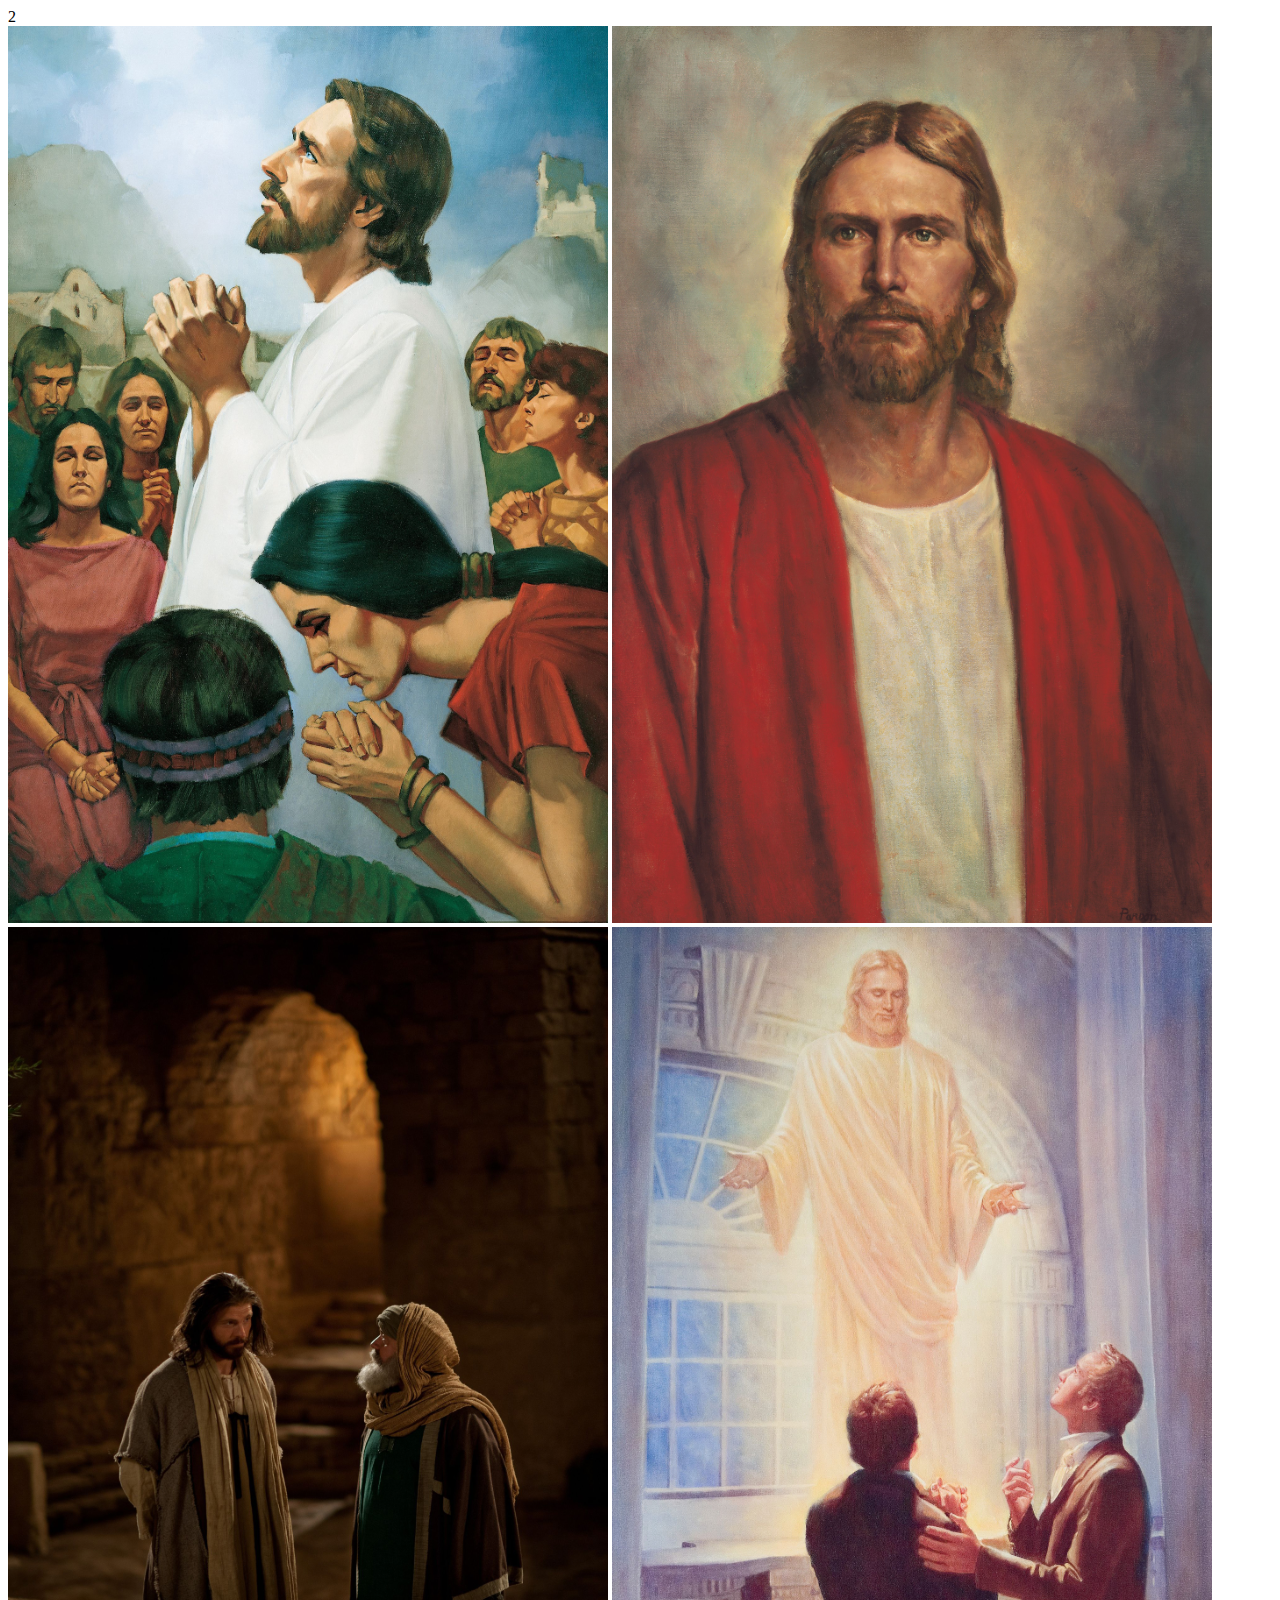
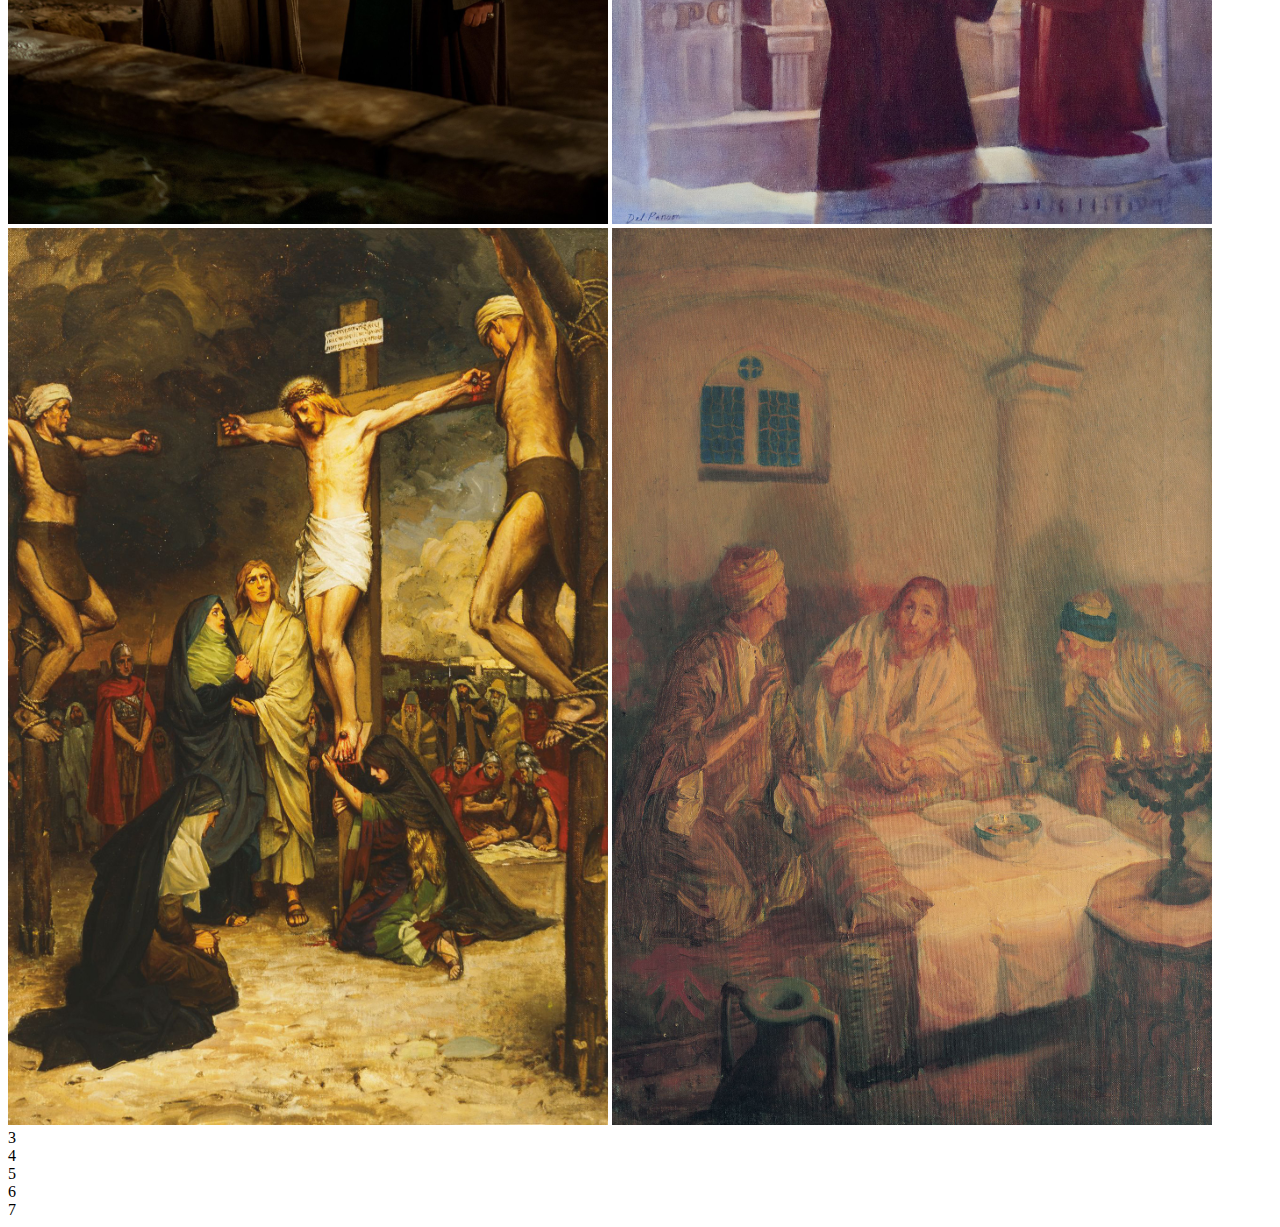
<file: gallery grid/index.html>
<!DOCTYPE html>
<html lang="en">
    <head>
        <meta charset="UTF-8">
        <meta name="viewport" content="width=device-width, initial-scale=1.0">
        <title>Document</title>
    </head>
<body>
    <div class="pictures">
        <div class="div2">2</div>
        <a href="img1.png"><img src="img1.png" alt="huge file size" ></a>
        <a href="img2.png"><img src="img2.png" alt="huge file size" ></a>
        <a href="img3.png"><img src="img3.png" alt="huge file size" ></a>
        <a href="img4.png"><img src="img4.png" alt="huge file size" ></a>
        <a href="img5.png"><img src="img5.png" alt="huge file size" ></a>
        <a href="img6.png"><img src="img6.png" alt="huge file size" ></a>
        <div class="div3">3</div>
        
        <div class="div4">4</div>
        
        <div class="div5">5</div>
        
        <div class="div6">6</div>
        
        <div class="div7">7</div>
        
    </div>
</body>
</html>
</file>
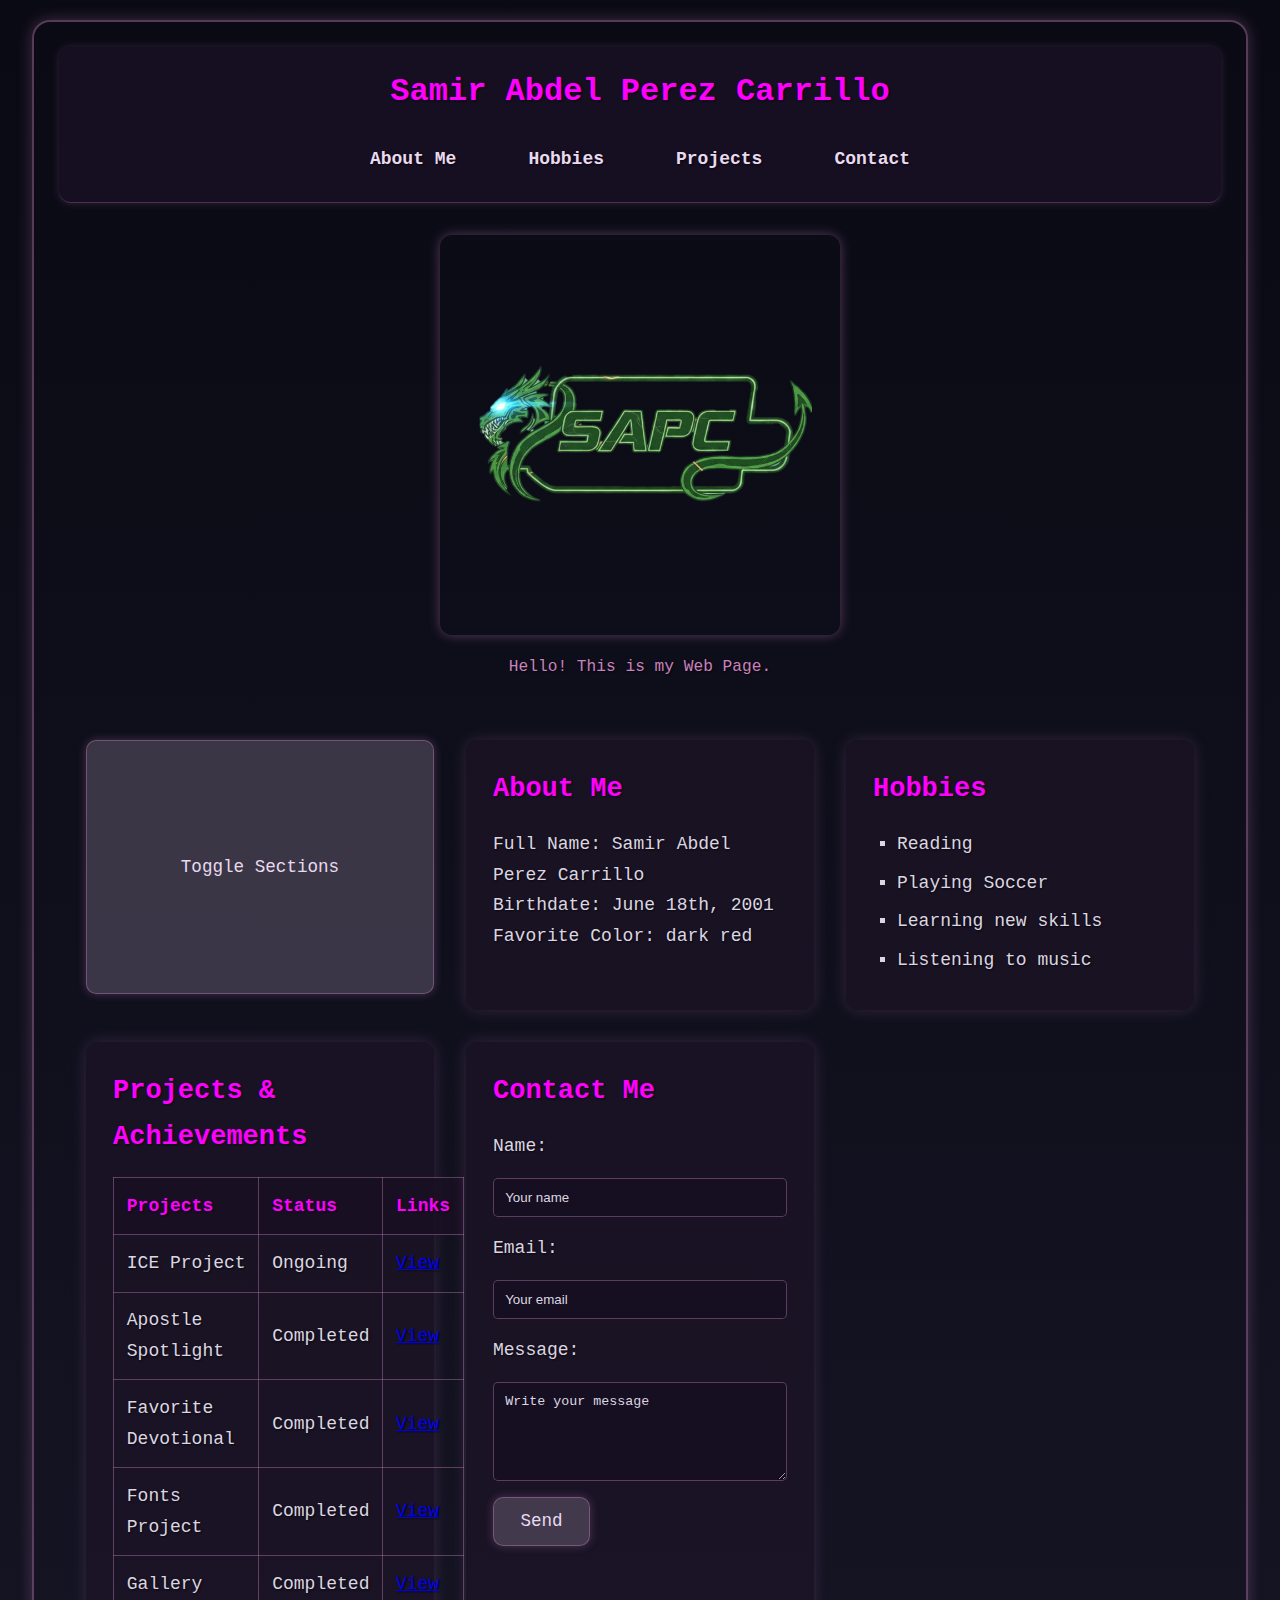
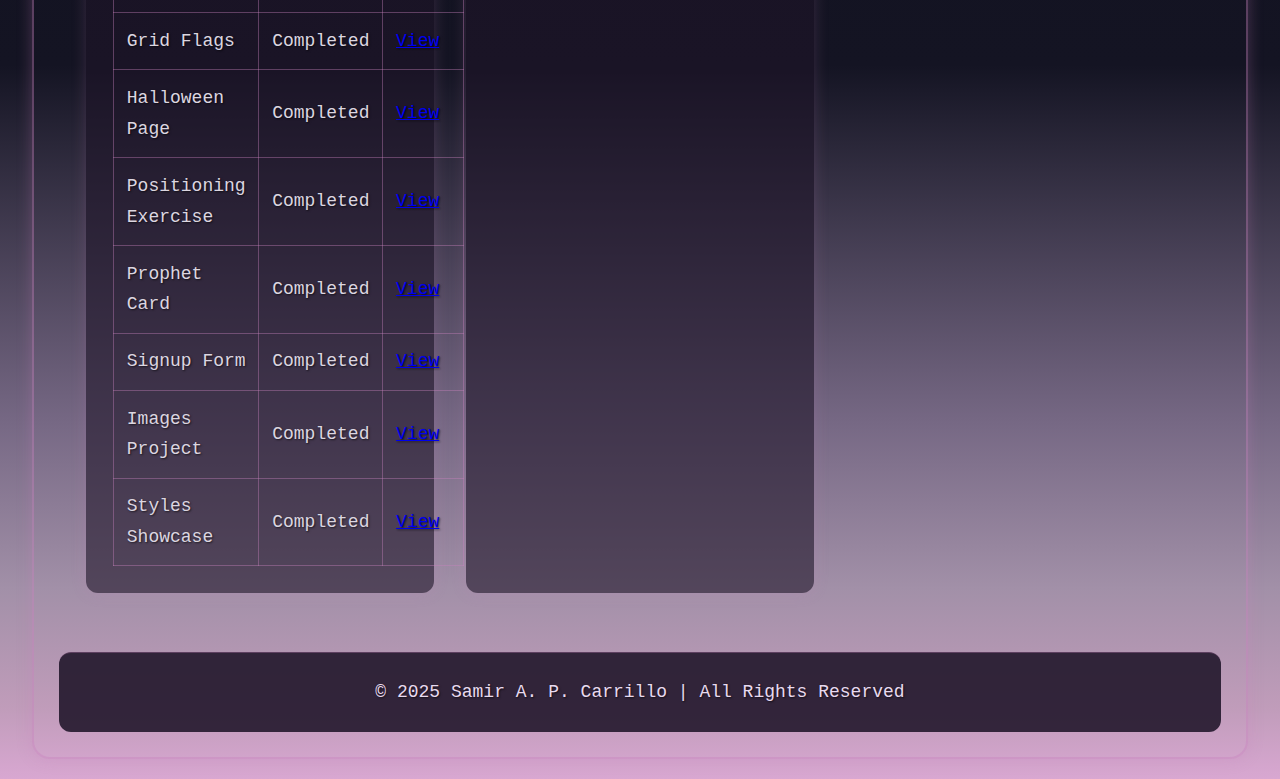
<file: ice/index.html>
<!DOCTYPE html>
<html lang="en">
<head>
  <meta charset="UTF-8">
  <meta name="viewport" content="width=device-width, initial-scale=1.0">
  <title>Samir's Portfolio</title>
  <link rel="stylesheet" href="index.css">
  <script>
    function toggleInfo() {
      const sections = document.querySelectorAll("section");
      sections.forEach(section => {
        section.style.display = section.style.display === "none" ? "block" : "none";
      });
    }
  </script>
</head>
<body>
  <!-- Header & Navigation -->
  <header>
    <h1>Samir Abdel Perez Carrillo</h1>
    <nav>
      <a href="#about">About Me</a>
      <a href="#hobbies">Hobbies</a>
      <a href="#projects">Projects</a>
      <a href="#contact">Contact</a>
    </nav>
  </header>

  <!-- Hero / Figure -->
  <figure>
    <img src="Picture2.png" alt="Samir's Photo" width="400">
    <figcaption>Hello! This is my Web Page.</figcaption>
  </figure>

  <!-- Main Content -->
  <main>
    <button onclick="toggleInfo()">Toggle Sections</button>

    <!-- About Me Section -->
    <section id="about">
      <h2>About Me</h2>
      <p>Full Name: Samir Abdel Perez Carrillo</p>
      <p>Birthdate: June 18th, 2001</p>
      <p>Favorite Color: dark red</p>
    </section>

    <!-- Hobbies Section -->
    <section id="hobbies">
      <h2>Hobbies</h2>
      <ul>
        <li>Reading</li>
        <li>Playing Soccer</li>
        <li>Learning new skills</li>
        <li>Listening to music</li>
      </ul>
    </section>

    <!-- Projects Section with Table -->
<section id="projects">
  <h2>Projects & Achievements</h2>
  <table>
    <thead>
      <tr>
        <th>Projects</th>
        <th>Status</th>
        <th>Links</th>
      </tr>
    </thead>
    <tbody>
      <tr>
        <td>ICE Project</td>
        <td>Ongoing</td>
        <td><a href="index.html" target="_blank">View</a></td>
      </tr>
      <tr>
        <td>Apostle Spotlight</td>
        <td>Completed</td>
        <td><a href="apostle_spotlight\apostles.html" target="_blank">View</a></td>
      </tr>
      <tr>
        <td>Favorite Devotional</td>
        <td>Completed</td>
        <td><a href="favorite_devo/index.html" target="_blank">View</a></td>
      </tr>
      <tr>
        <td>Fonts Project</td>
        <td>Completed</td>
        <td><a href="fonts/index.html" target="_blank">View</a></td>
      </tr>
      <tr>
        <td>Gallery</td>
        <td>Completed</td>
        <td><a href="gallery/index.html" target="_blank">View</a></td>
      </tr>
      <tr>
        <td>Grid Flags</td>
        <td>Completed</td>
        <td><a href="grid_flags/index.html" target="_blank">View</a></td>
      </tr>
      <tr>
        <td>Halloween Page</td>
        <td>Completed</td>
        <td><a href="halloween/index.html" target="_blank">View</a></td>
      </tr>
      <tr>
        <td>Positioning Exercise</td>
        <td>Completed</td>
        <td><a href="positioning/index.html" target="_blank">View</a></td>
      </tr>
      <tr>
        <td>Prophet Card</td>
        <td>Completed</td>
        <td><a href="prophet_card/index.html" target="_blank">View</a></td>
      </tr>
      <tr>
        <td>Signup Form</td>
        <td>Completed</td>
        <td><a href="signup/index.html" target="_blank">View</a></td>
      </tr>
      <tr>
        <td>Images Project</td>
        <td>Completed</td>
        <td><a href="images/index.html" target="_blank">View</a></td>
      </tr>
      <tr>
        <td>Styles Showcase</td>
        <td>Completed</td>
        <td><a href="styles/index.html" target="_blank">View</a></td>
      </tr>
    </tbody>
  </table>
</section>


    <!-- Contact Section with Form -->
    <section id="contact">
      <h2>Contact Me</h2>
      <form action="#" method="post">
        <label for="name">Name:</label>
        <input type="text" id="name" name="name" placeholder="Your name" required>

        <label for="email">Email:</label>
        <input type="email" id="email" name="email" placeholder="Your email" required>

        <label for="message">Message:</label>
        <textarea id="message" name="message" rows="5" placeholder="Write your message" required></textarea>

        <button type="submit">Send</button>
      </form>
    </section>
  </main>

  <!-- Footer -->
  <footer>
    <p>&copy; 2025 Samir A. P. Carrillo | All Rights Reserved</p>
  </footer>
</body>
</html>
</file>
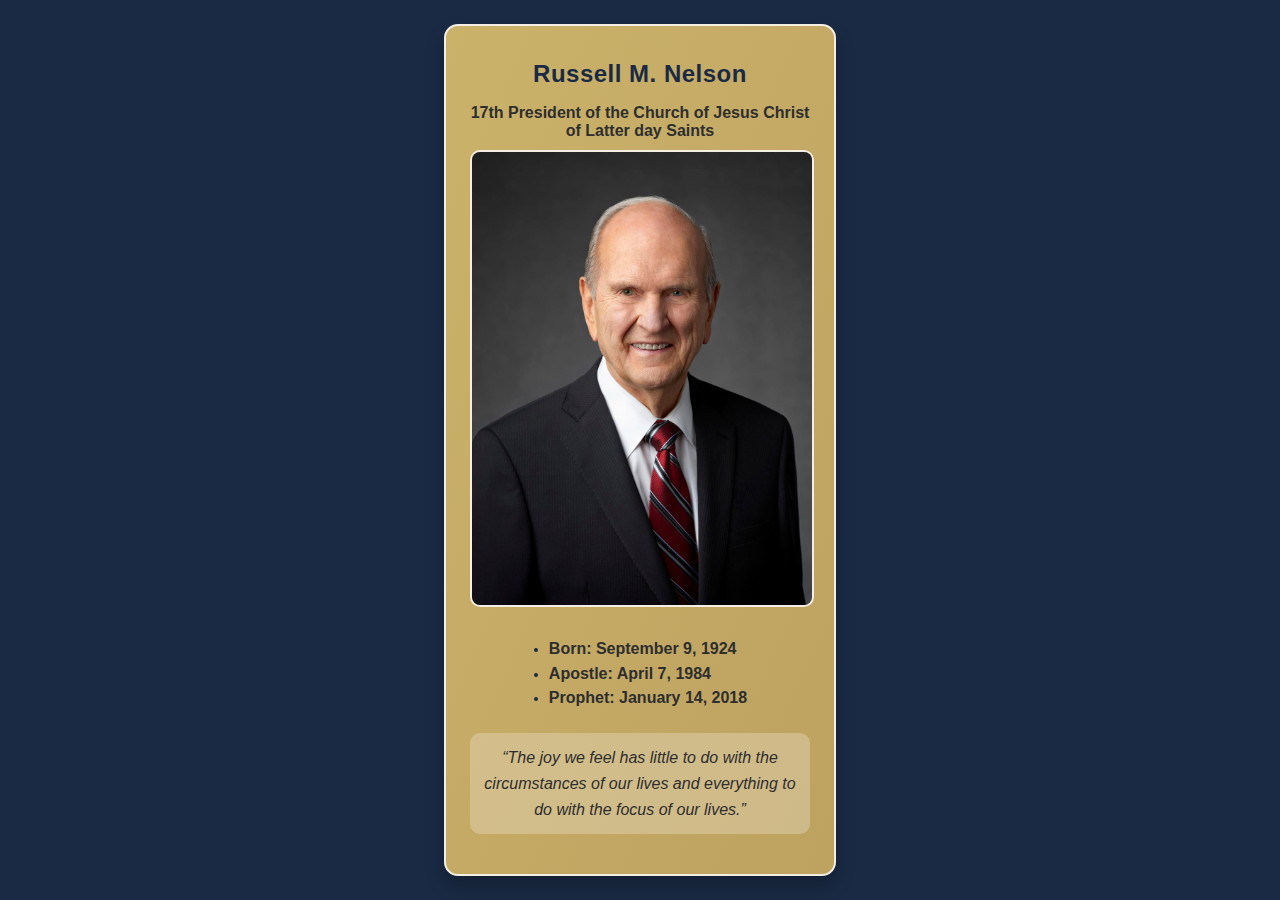
<file: prophet_card/index.html>
<!DOCTYPE html>
<html lang="en">
<head>
  <meta charset="UTF-8" />
  <meta name="viewport" content="width=device-width, initial-scale=1.0" />
  <title>Prophet Card - Russell M. Nelson</title>
  <link rel="stylesheet" href="styles.css" />
</head>
<body>
  <div class="card">
    <h2>Russell M. Nelson</h2>
    <p class="number">17th President of the Church of Jesus Christ of Latter day Saints</p>
    <img src="images/nelson.jpg" alt="President Russell M. Nelson" class="prophet-img" />
    <ul class="info-list">
      <li class="birth-info">Born: September 9, 1924</li>
      <li class="birth-info">Apostle: April 7, 1984</li>
      <li class="birth-info">Prophet: January 14, 2018</li>
    </ul>
    <p class="description">“The joy we feel has little to do with the circumstances of our lives and everything to do with the focus of our lives.”</p>
  </div>
</body>
</html>
</file>
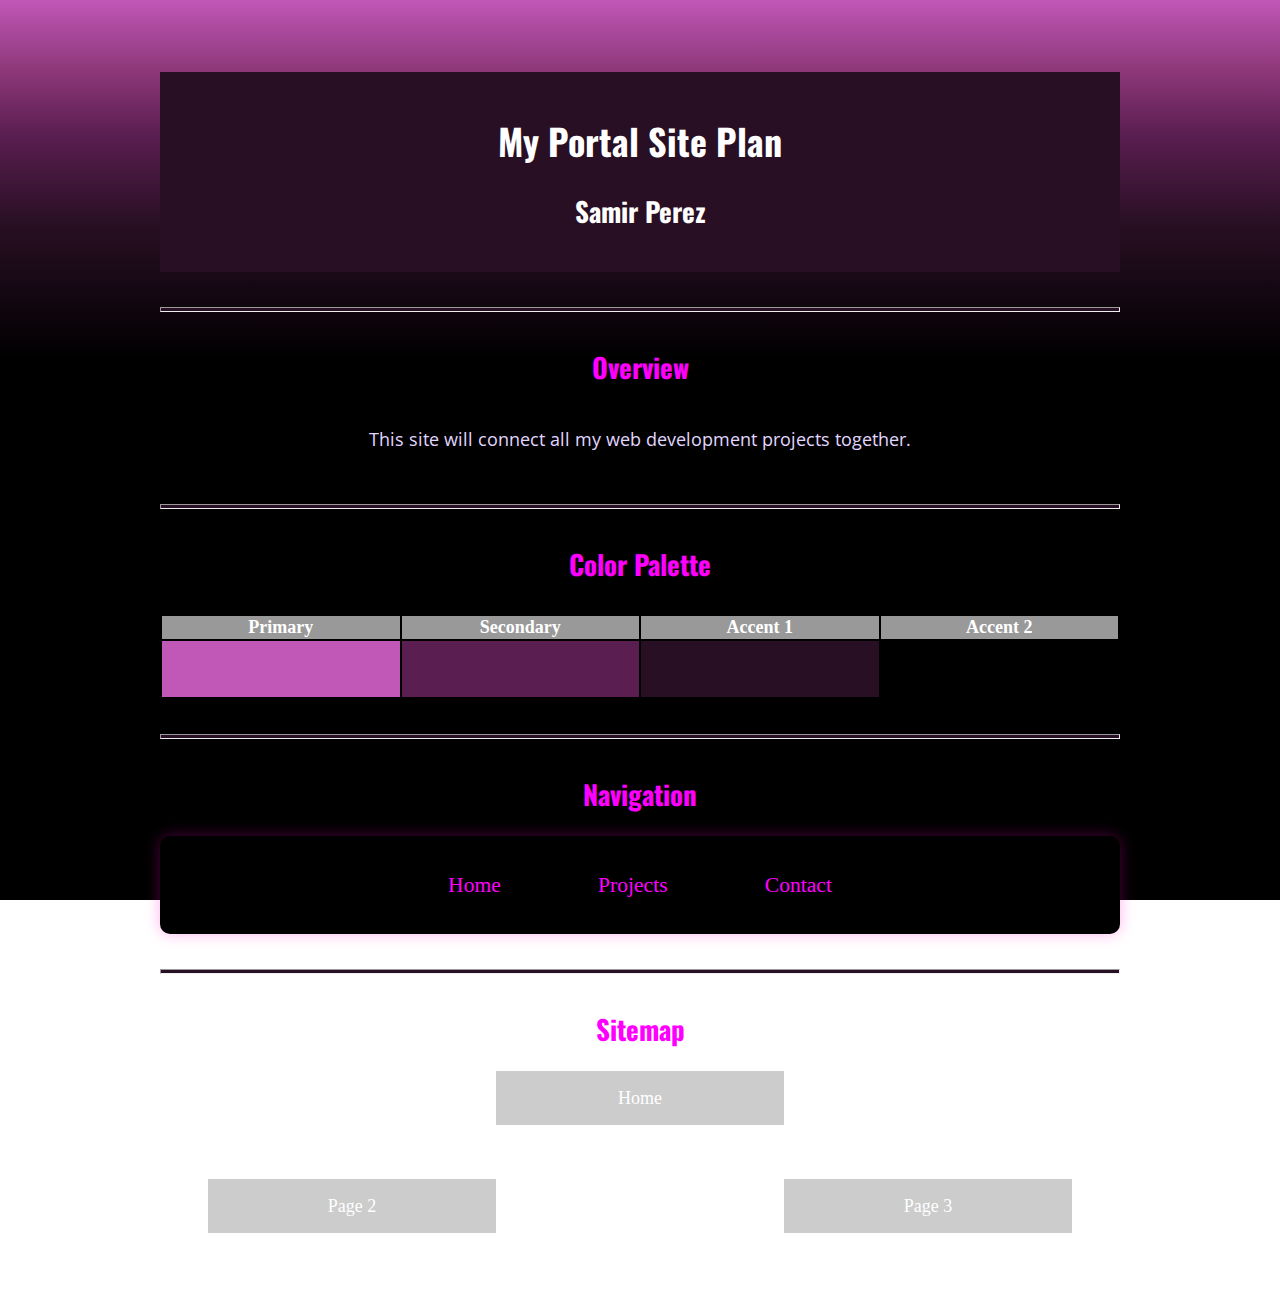
<file: wwr/index.html>
<!DOCTYPE html>
<html lang="en">
<head>
  <meta charset="UTF-8" />
  <meta name="viewport" content="width=device-width, initial-scale=1.0" />
  <title>Site Plan</title>
  <link rel="stylesheet" href="styles/styles.css" />
</head>
<body>
  <header>
    <h1>My Portal Site Plan</h1>
    <h2>Samir Perez</h2>
  </header>

  <hr />

  <h2>Overview</h2>
  <p>This site will connect all my web development projects together.</p>

  <hr />

  <h2>Color Palette</h2>
  <table class="colors">
    <tr>
      <th>Primary</th>
      <th>Secondary</th>
      <th>Accent 1</th>
      <th>Accent 2</th>
    </tr>
    <tr>
      <td class="primary"></td>
      <td class="secondary"></td>
      <td class="accent1"></td>
      <td class="accent2"></td>
    </tr>
  </table>

  <hr />

  <h2>Navigation</h2>
  <nav>
    <a href="#">Home</a>
    <a href="#">Projects</a>
    <a href="#">Contact</a>
  </nav>

  <hr />

  <h2>Sitemap</h2>
  <div class="sitemap">
    <div class="sm-home">Home</div>
    <div class="top"></div>
    <div class="left"></div>
    <div class="right"></div>
    <div class="sm-page2">Page 2</div>
    <div class="sm-page3">Page 3</div>
  </div>
</body>
</html>
</file>
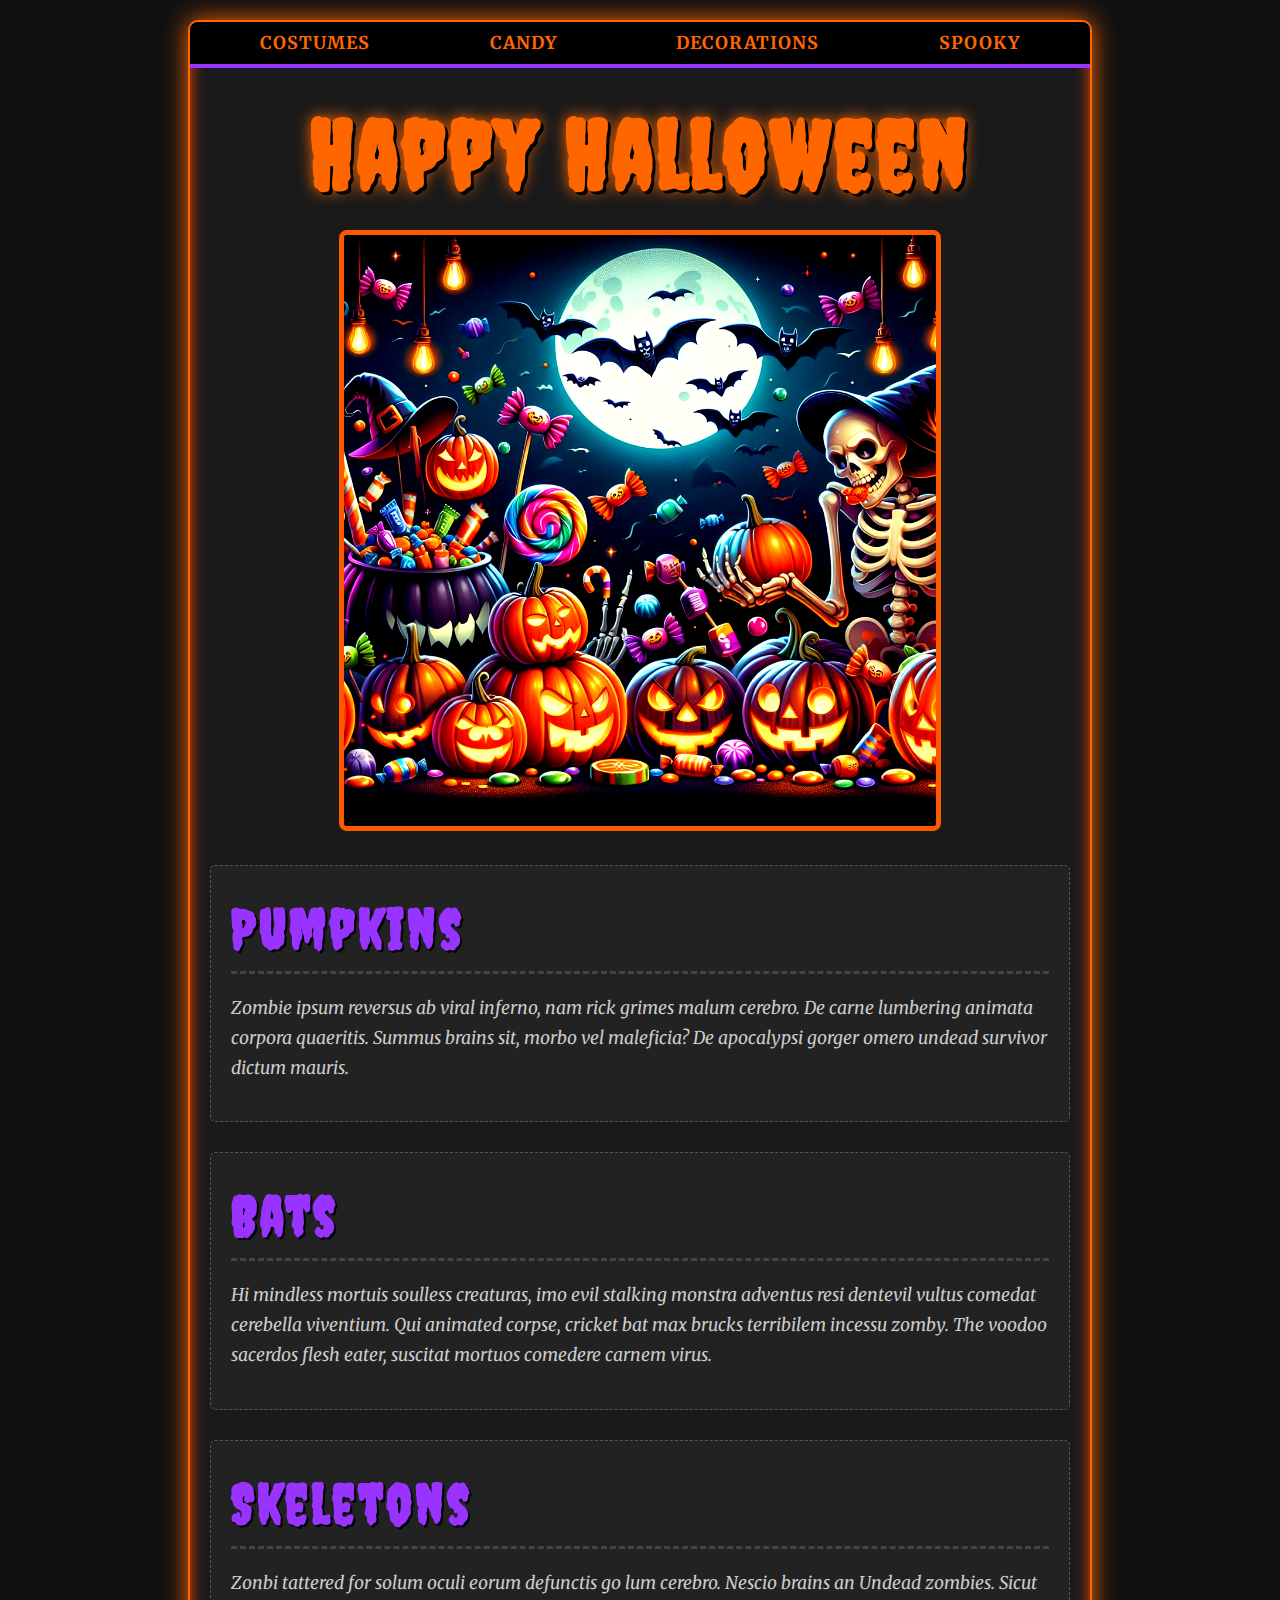
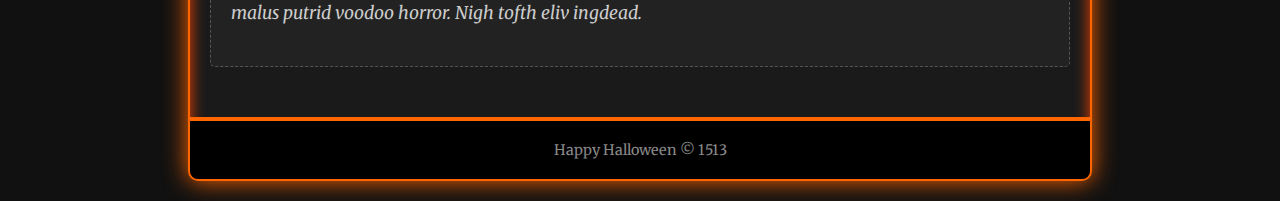
<file: halloween/halloween/index.html>
<!-- For this activity you are not allowed to change
 the HTML code, only the CSS -->

<!DOCTYPE html>
<html lang="en">

<head>
    <meta charset="UTF-8">
    <meta name="viewport" content="width=device-width, initial-scale=1.0">
    <title>Document</title>
    <link rel="stylesheet" href="styles/styles.css">
</head>

<body>
    <div id="wrapper">
        <header>
            <nav>
                <ul>
                    <li>Costumes</li>
                    <li>Candy</li>
                    <li>Decorations</li>
                    <li>Spooky</li>
                </ul>
            </nav>
        </header>
        <main>
            <h1>Happy Halloween</h1>
            <img src="images/halloween.png">
            <section>
                <h2>Pumpkins</h2>
                <p>Zombie ipsum reversus ab viral inferno, nam rick grimes
                    malum cerebro. De carne lumbering animata corpora quaeritis.
                    Summus brains sit​​, morbo vel maleficia? De apocalypsi gorger
                    omero undead survivor dictum mauris. </p>
            </section>
            <section>
                <h2>Bats</h2>
                <p>Hi mindless mortuis soulless
                    creaturas, imo evil stalking monstra adventus resi dentevil vultus
                    comedat cerebella viventium. Qui animated corpse, cricket bat max
                    brucks terribilem incessu zomby. The voodoo sacerdos flesh eater,
                    suscitat mortuos comedere carnem virus.</p>
            </section>
            <section>
                <h2>Skeletons</h2>
                <p>Zonbi tattered for solum oculi
                    eorum defunctis go lum cerebro. Nescio brains an Undead zombies. Sicut
                    malus putrid voodoo horror. Nigh tofth eliv ingdead.</p>
            </section>
        </main>
        <footer>
            Happy Halloween &copy; 1513
        </footer>
    </div>
</body>

</html>
</file>
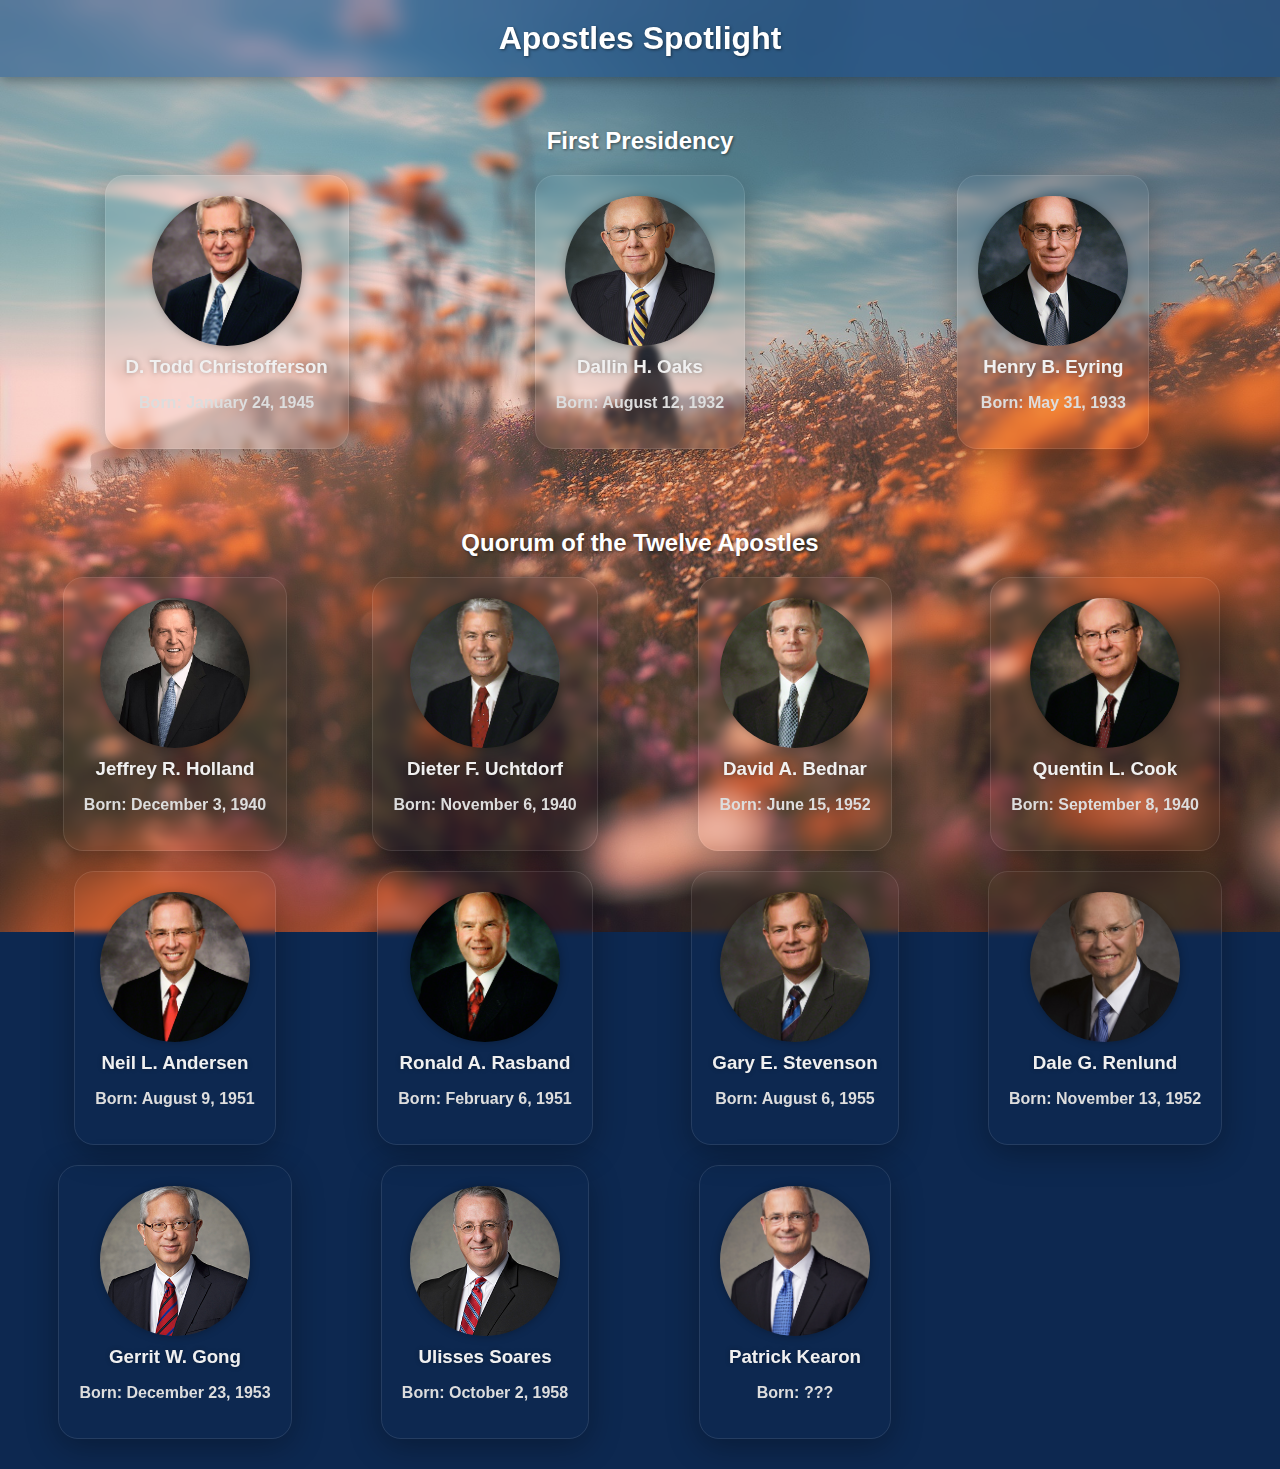
<file: apostle_spotlight/apostles.html>
<!DOCTYPE html>
<html lang="en">
<head>
  <meta charset="UTF-8" />
  <meta name="viewport" content="width=device-width, initial-scale=1.0" />
  <title>Apostles Spotlight</title>
  <link rel="stylesheet" href="styles.css" />
</head>
<body>
  <header>
    <h1>Apostles Spotlight</h1>
  </header>

  <section class="group">
    <h2>First Presidency</h2>
    <div class="grid">
      <div class="apostle-card">
        <img src="images/christofferson.jpg" alt="D. Todd Christofferson" />
        <h3>D. Todd Christofferson</h3>
        <p>Born: January 24, 1945</p>
      </div>
      <div class="apostle-card">
        <img src="images/oaks.jpg" alt="Dallin H. Oaks" />
        <h3>Dallin H. Oaks</h3>
        <p>Born: August 12, 1932</p>
      </div>
      <div class="apostle-card">
        <img src="images/eyring.jpg" alt="Henry B. Eyring" />
        <h3>Henry B. Eyring</h3>
        <p>Born: May 31, 1933</p>
      </div>
    </div>
  </section>

  <section class="group">
    <h2>Quorum of the Twelve Apostles</h2>
    <div class="grid">
      <div class="apostle-card">
        <img src="images/holland.jpg" alt="Jeffrey R. Holland" />
        <h3>Jeffrey R. Holland</h3>
        <p>Born: December 3, 1940</p>
      </div>
      <div class="apostle-card">
        <img src="images/uchtdorf.jpg" alt="Dieter F. Uchtdorf" />
        <h3>Dieter F. Uchtdorf</h3>
        <p>Born: November 6, 1940</p>
      </div>
      <div class="apostle-card">
        <img src="images/bednar.jpg" alt="David A. Bednar" />
        <h3>David A. Bednar</h3>
        <p>Born: June 15, 1952</p>
      </div>
      <div class="apostle-card">
        <img src="images/cook.jpg" alt="Quentin L. Cook" />
        <h3>Quentin L. Cook</h3>
        <p>Born: September 8, 1940</p>
      </div>
      <div class="apostle-card">
        <img src="images/andersen.jpg" alt="Neil L. Andersen" />
        <h3>Neil L. Andersen</h3>
        <p>Born: August 9, 1951</p>
      </div>
      <div class="apostle-card">
        <img src="images/rasband.jpg" alt="Ronald A. Rasband" />
        <h3>Ronald A. Rasband</h3>
        <p>Born: February 6, 1951</p>
      </div>
      <div class="apostle-card">
        <img src="images/stevenson.jpg" alt="Gary E. Stevenson" />
        <h3>Gary E. Stevenson</h3>
        <p>Born: August 6, 1955</p>
      </div>
      <div class="apostle-card">
        <img src="images/renlund.jpg" alt="Dale G. Renlund" />
        <h3>Dale G. Renlund</h3>
        <p>Born: November 13, 1952</p>
      </div>
      <div class="apostle-card">
        <img src="images/gong.jpg" alt="Gerrit W. Gong" />
        <h3>Gerrit W. Gong</h3>
        <p>Born: December 23, 1953</p>
      </div>
      <div class="apostle-card">
        <img src="images/soares.jpg" alt="Ulisses Soares" />
        <h3>Ulisses Soares</h3>
        <p>Born: October 2, 1958</p>
      </div>
      <div class="apostle-card">
        <img src="images/kearon.jpg" alt="Patrick Kearon" />
        <h3>Patrick Kearon</h3>
        <p>Born: ???</p>
      </div>
    </div>
  </section>
</body>
</html>
</file>
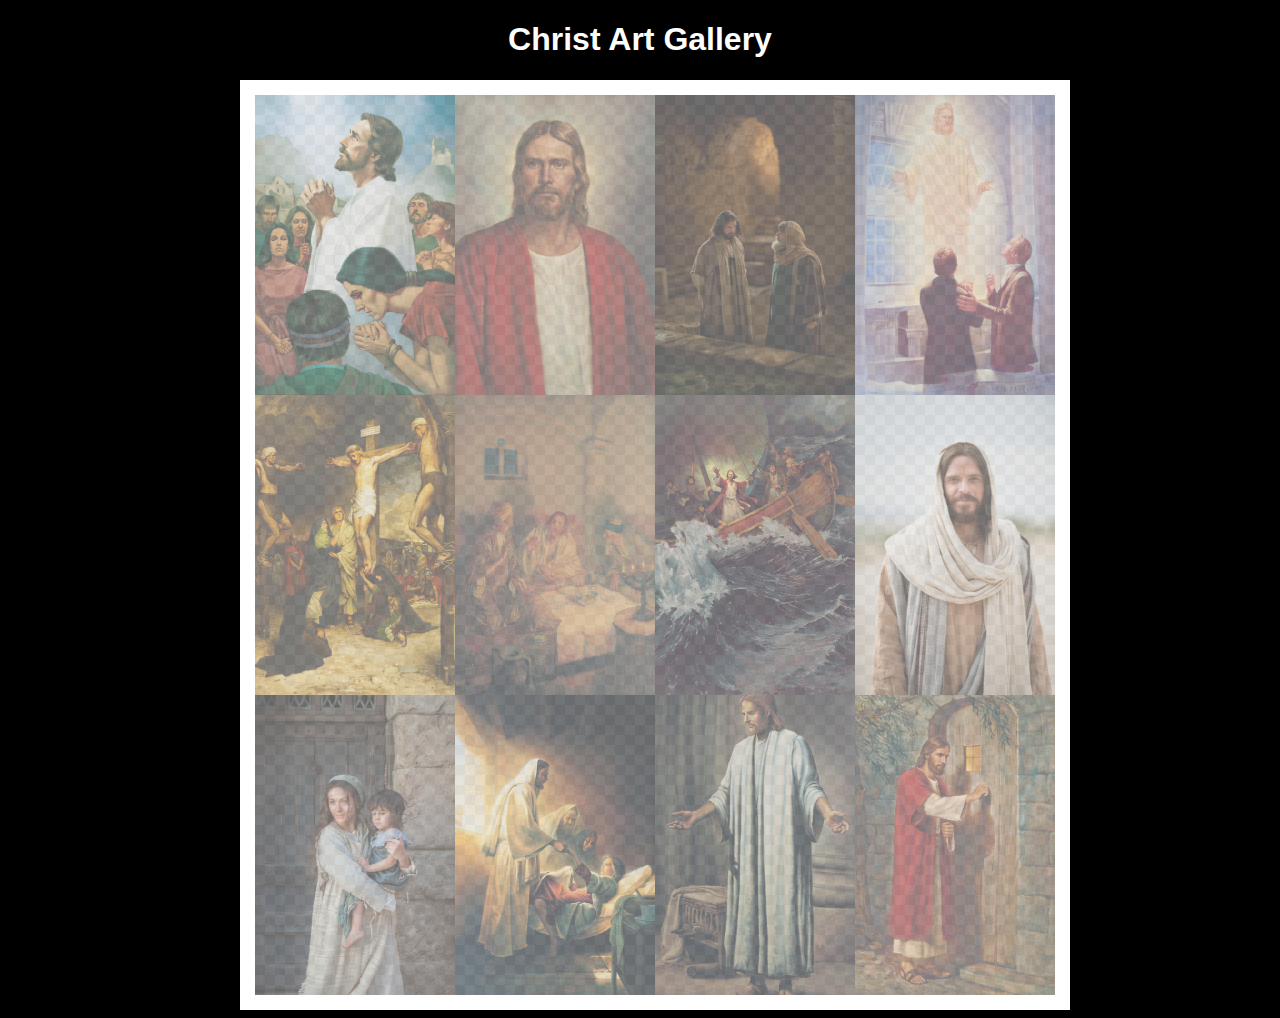
<file: gallery/gallery.html>
<!DOCTYPE html>
<html lang="en">
<head>
    <meta charset="UTF-8">
    <meta name="viewport" content="width=device-width, initial-scale=1.0">
    <title>Images of Christ</title>
    <style>
        body {
            background: black;
        }
        #wrapper{
            width: 800px;
            margin: 0 auto;
        }
        nav {
            color: white;
            text-align: center;
            font-family: Haettenschweiler, 'Arial Narrow Bold', sans-serif;
        }
        #gallery{
            display: grid;
            grid-template-columns: 200px 200px 200px 200px;
            border: 15px solid rgb(255, 255, 255);
            width: 100%;
            background-color: #ddd;
            background-image:
                linear-gradient(45deg, #ccc 26%, transparent 26%), 
                linear-gradient(135deg, #ccc 26%, transparent 26%),
                linear-gradient(45deg, transparent 75%, #ccc 75%),
                linear-gradient(135deg, transparent 75%, #ccc 75%);
            background-size: 20px 20px; /* Must be a square */
            background-position: 0 0, 10px 0, 10px -10px, 0px 10px; 
            
        }
        #gallery a {
            cursor: url('images/christus.png'), pointer;
        }
        #gallery img {
            width: 200px;
            height: 300px;
            opacity:50%;
            display:block;
        }
        #gallery img:hover{
            opacity: 100%;
        }
    </style>
</head>
<body>
    <div id="wrapper">
        <nav>
            <h1>Christ Art Gallery</h1>
        </nav>
        <main>
            <div id="gallery">
                <a href="images/big/img1.png"><img src="images/big/img1.png" alt="huge file size" ></a>
                <a href="images/big/img1.png"><img src="images/big/img2.png" alt="huge file size" ></a>
                <a href="images/big/img1.png"><img src="images/big/img3.png" alt="huge file size" ></a>
                <a href="images/big/img1.png"><img src="images/big/img4.png" alt="huge file size" ></a>
                <a href="images/big/img1.png"><img src="images/big/img5.png" alt="huge file size" ></a>
                <a href="images/big/img1.png"><img src="images/big/img6.png" alt="huge file size" ></a>
                <a href="images/big/img1.png"><img src="images/big/img7.png" alt="huge file size" ></a>
                <a href="images/big/img1.png"><img src="images/big/img8.png" alt="huge file size" ></a>
                <a href="images/big/img1.png"><img src="images/big/img9.png" alt="huge file size" ></a>
                <a href="images/big/img1.png"><img src="images/big/img10.png" alt="huge file size" ></a>
                <a href="images/big/img1.png"><img src="images/big/img11.png" alt="huge file size" ></a>
                <a href="images/big/img1.png"><img src="images/big/img12.png" alt="huge file size" ></a>
            </div>
        </main>
    </div>
</body>
</html>
</file>
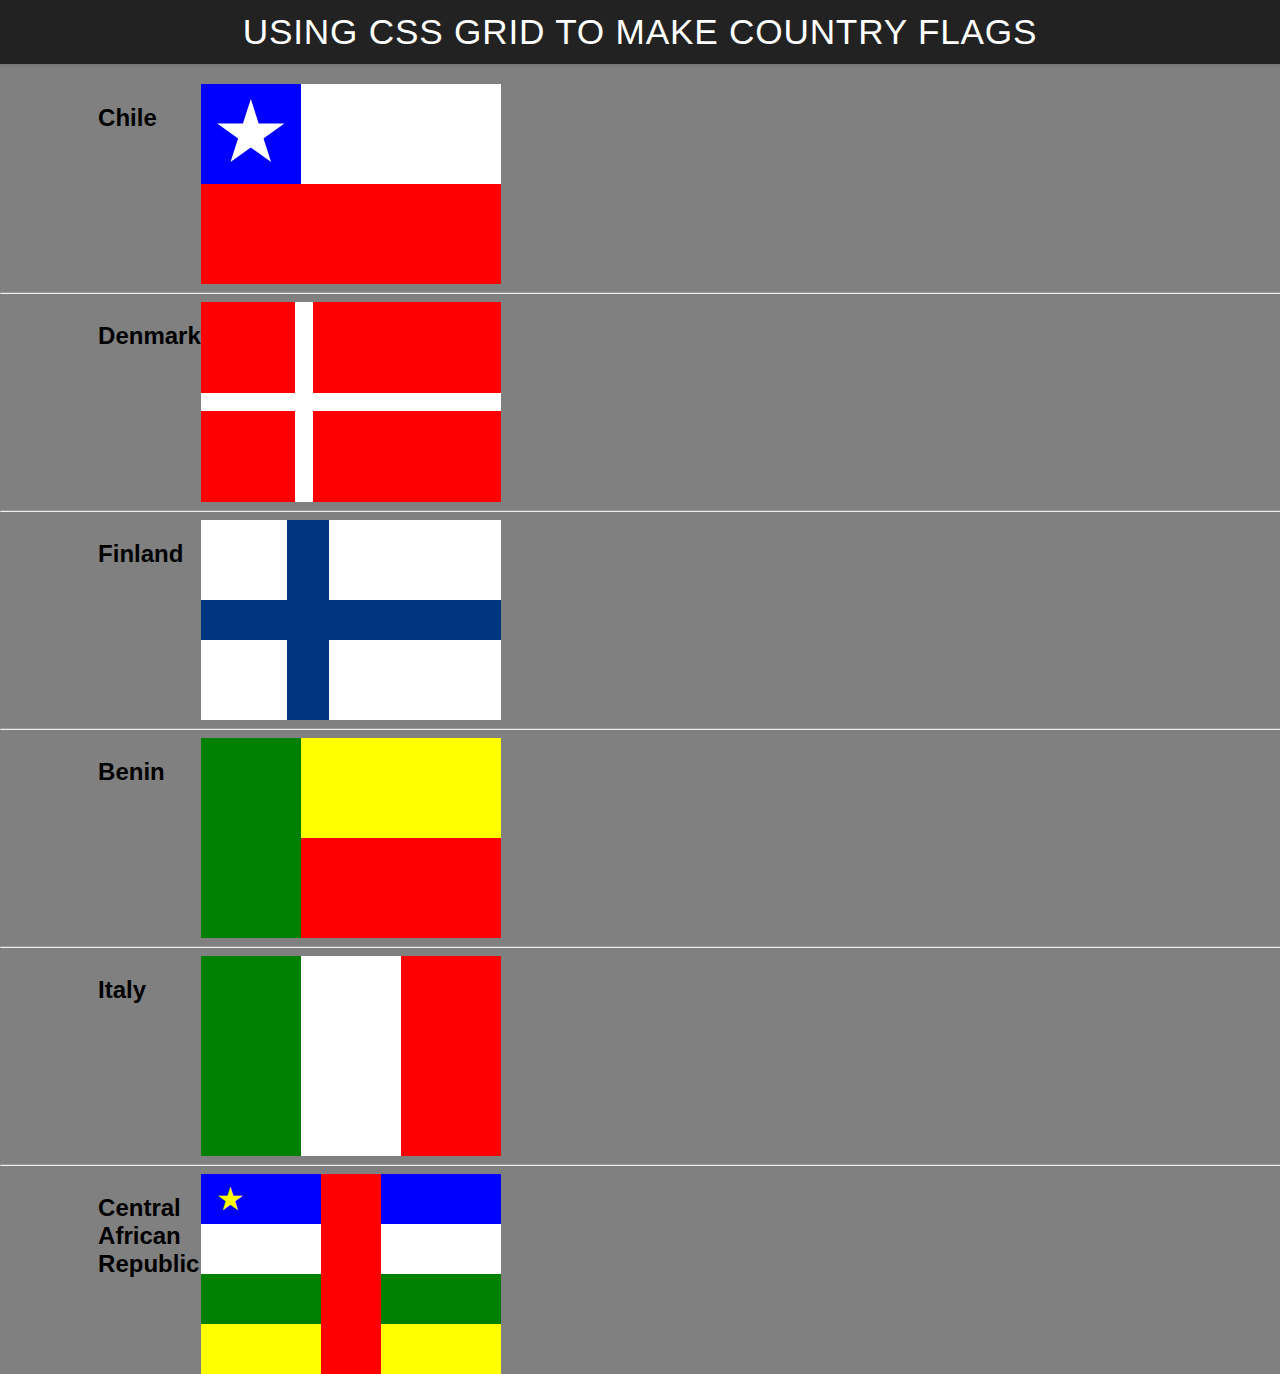
<file: grid_flags/grid_flags/flags.html>
<!DOCTYPE html>
<html lang="en">

<head>
    <meta charset="UTF-8">
    <meta name="viewport" content="width=device-width, initial-scale=1.0">
    <title>Flag</title>
    <style>
        body {
            margin: 0;
            font-family: 'Helvetica Neue', sans-serif;
            background-color: gray;
        }

        header {
            background-color: #222;
            color: #fff;
            padding: 0.75rem 1.5rem;
            display: flex;
            align-items: center;
            justify-content: center;
            font-size: 1.1rem;
            letter-spacing: 0.05rem;
            text-transform: uppercase;
            box-shadow: 0 2px 4px rgba(0, 0, 0, 0.1);
        }

        header h1 {
            margin: 0;
            font-weight: 400;
        }
        main {
            display: grid;
            grid-template-columns: .1fr .1fr 1fr .1fr;
            margin-top: 20px;
        }
        hr {
            width: 100%;
            grid-column: 1 / 5;
        }
        h2 {
            grid-column: 2/3;
        }

        #blue {
            background: blue;
            grid-column: 1 / 2;
            display: grid;
            align-items: center;
            justify-items: center;
        }

        #white {
            background: white;
            grid-column: 2 / 4;
        }

        #red {
            background: red;
            grid-column: 1 / 4;
        }

        #chile {
            display: grid;
            grid-template-columns: 1fr 1fr 1fr;
            grid-template-rows: 1fr 1fr;
            height: 200px;
            width: 300px;
        }

        .star {
            width: 70px;
            aspect-ratio: 1;
            background: white;
            clip-path: polygon(50% 0, 79% 90%, 2% 35%, 98% 35%, 21% 90%);
        }

        /* ---------- Denmark ---------- */
#denmark {
  display: grid;
  grid-template-columns: 2fr 0.4fr 4fr;
  grid-template-rows: 2fr 0.4fr 2fr;
  height: 200px;
  width: 300px;
}

#dred1, #dred2, #dred3, #dred4 {
  background-color: red;
}

#dred1 {
  grid-column: 1;
  grid-row: 1;
}
#dred2 {
  grid-column: 3;
  grid-row: 1;
}
#dred3 {
  grid-column: 1;
  grid-row: 3;
}
#dred4 {
  grid-column: 3;
  grid-row: 3;
}

/* white cross */
#denmark::before {
  content: "";
  background-color: white;
  grid-column: 2;
  grid-row: 1 / 4;
  z-index: 1;
}
#denmark::after {
  content: "";
  background-color: white;
  grid-column: 1 / 4;
  grid-row: 2;
  z-index: 1;
}

/* ---------- Finland ---------- */
#finland {
  display: grid;
  grid-template-columns: 1fr 0.5fr 2fr;
  grid-template-rows: 1fr 0.5fr 1fr;
  height: 200px;
  width: 300px;
  background-color: white;
}

/* blue cross */
#finland::before {
  content: "";
  background-color: #003580;
  grid-column: 2;
  grid-row: 1 / 4;
}
#finland::after {
  content: "";
  background-color: #003580;
  grid-column: 1 / 4;
  grid-row: 2;
}

/* ---------- Benin ---------- */
#benin {
  display: grid;
  grid-template-columns: 1fr 2fr;
  grid-template-rows: 1fr 1fr;
  height: 200px;
  width: 300px;
}

#bgreen {
  background-color: green;
  grid-column: 1;
  grid-row: 1 / 3;
}

#byellow {
  background-color: yellow;
  grid-column: 2;
  grid-row: 1;
}

#bred {
  background-color: red;
  grid-column: 2;
  grid-row: 2;
}

/* ---------- BONUS: Italy ---------- */
#italy {
  display: grid;
  grid-template-columns: 1fr 1fr 1fr;
  height: 200px;
  width: 300px;
}

#igreen {
  background-color: green;
}
#iwhite {
  background-color: white;
}
#ired {
  background-color: red;
}

/* ---------- BONUS: Central African Republic ---------- */
#car {
  display: grid;
  grid-template-rows: repeat(4, 1fr);
  grid-template-columns: repeat(5, 1fr);
  height: 200px;
  width: 300px;
}

/* horizontal stripes */
#car div:nth-child(1) { background-color: blue; grid-row: 1; grid-column: 1 / 6; }
#car div:nth-child(2) { background-color: white; grid-row: 2; grid-column: 1 / 6; }
#car div:nth-child(3) { background-color: green; grid-row: 3; grid-column: 1 / 6; }
#car div:nth-child(4) { background-color: yellow; grid-row: 4; grid-column: 1 / 6; }

/* red vertical stripe */
#car::before {
  content: "";
  background-color: red;
  grid-row: 1 / 5;
  grid-column: 3;
  z-index: 2;
}

/* yellow star in the top-left (optional) */
#car::after {
  content: "★";
  color: yellow;
  font-size: 2rem;
  grid-row: 1;
  grid-column: 1;
  align-self: center;
  justify-self: center;
}


    </style>
</head>

<body>
    <header>
        <h1>Using CSS Grid to make Country Flags</h1>
    </header>
    <main>
        <h2>Chile</h2>
        <div id="chile">
            <div id="blue">
                <div class="star"></div>
            </div>
            <div id="white"></div>
            <div id="red"></div>
        </div>
        <hr>

        <h2>Denmark</h2>
        <div id="denmark">
            <div id="dred1"></div>
            <div id="dred2"></div>
            <div id="dred3"></div>
            <div id="dred4"></div>
        </div>
        <hr>

        <h2>Finland</h2>
        <div id="finland">
            <div id="fwhite1"></div>
            <div id="fwhite2"></div>
            <div id="fwhite3"></div>
            <div id="fwhite4"></div>
        </div>
        <hr>

        <h2>Benin</h2>
        <div id="benin">
            <div id="bgreen"></div>
            <div id="byellow"></div>
            <div id="bred"></div>
        </div>
        <hr>

        <h2>Italy</h2>
        <div id="italy">
            <div id="igreen"></div>
            <div id="iwhite"></div>
            <div id="ired"></div>
        </div>
        <hr>

        <h2>Central African Republic</h2>
        <div id="car">
            <div></div>
            <div></div>
            <div></div>
            <div></div>
            </div>
    </main>
</body>

</html>
</file>
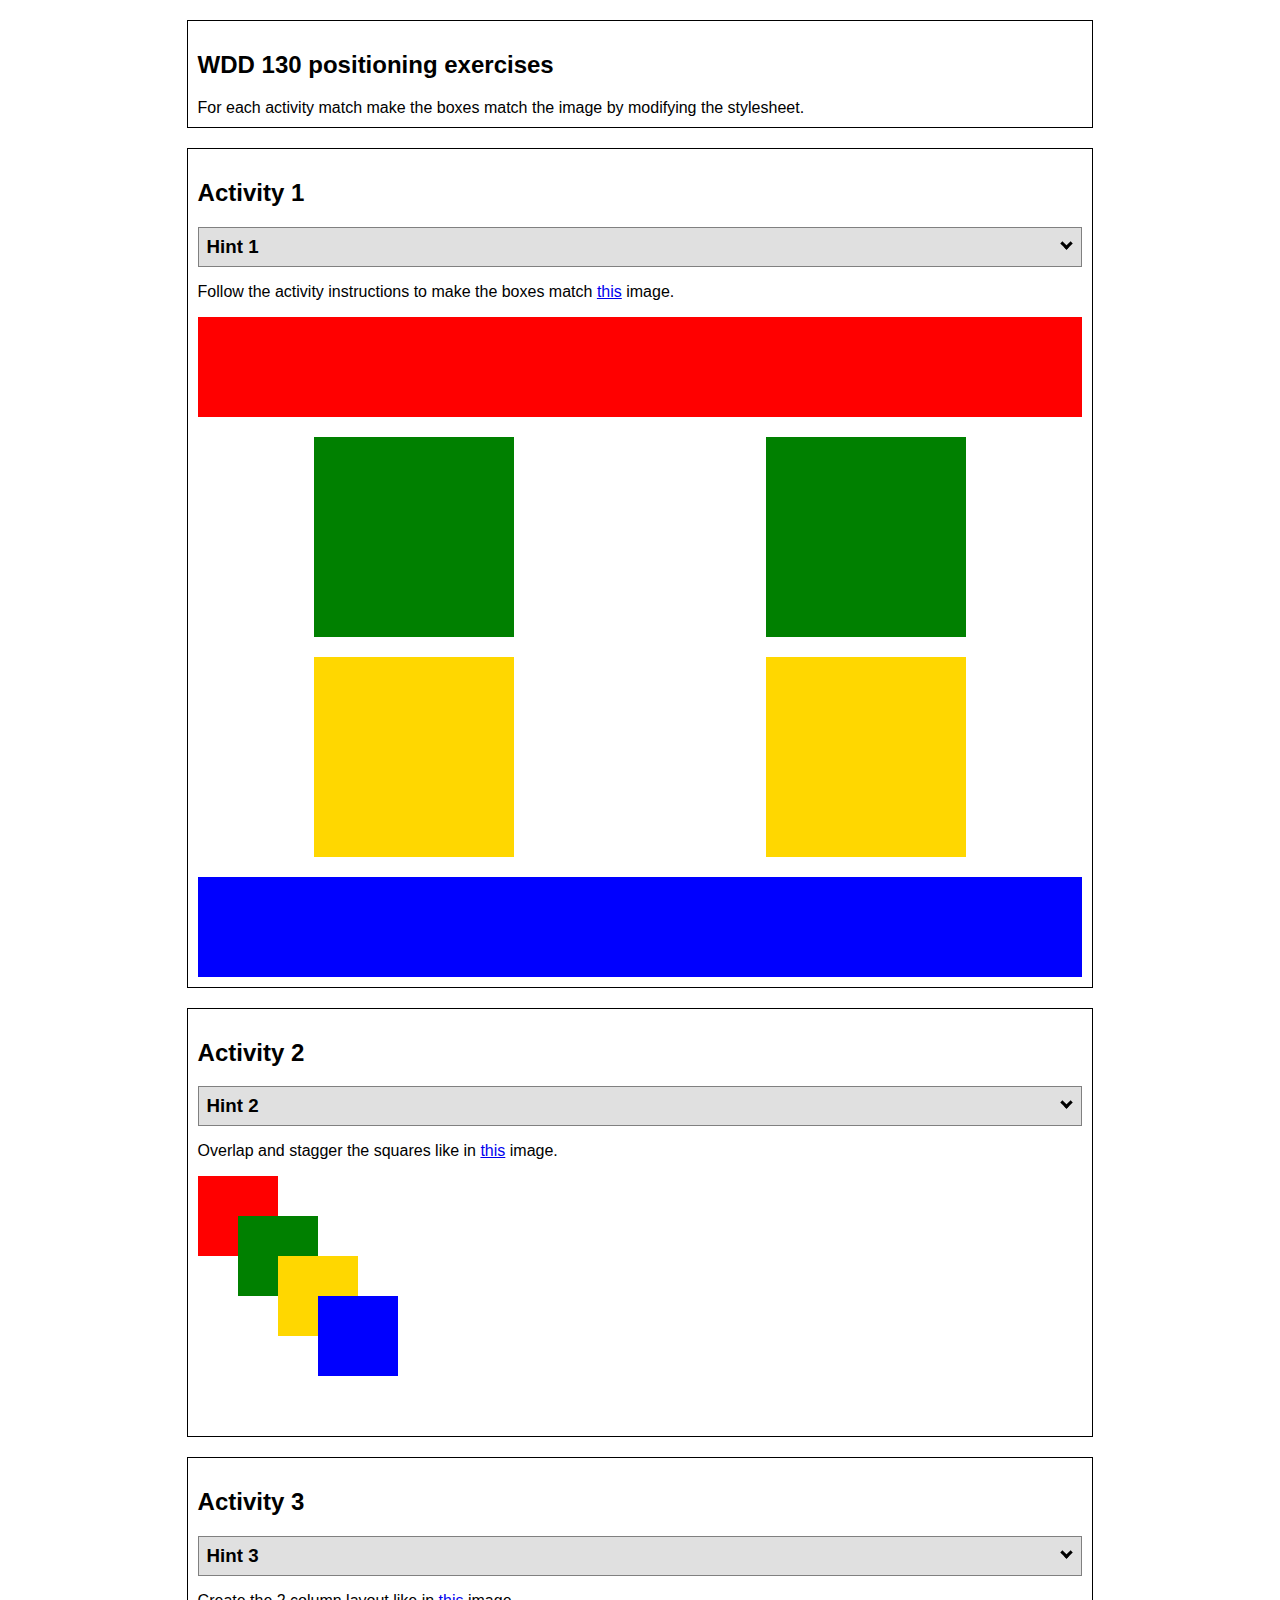
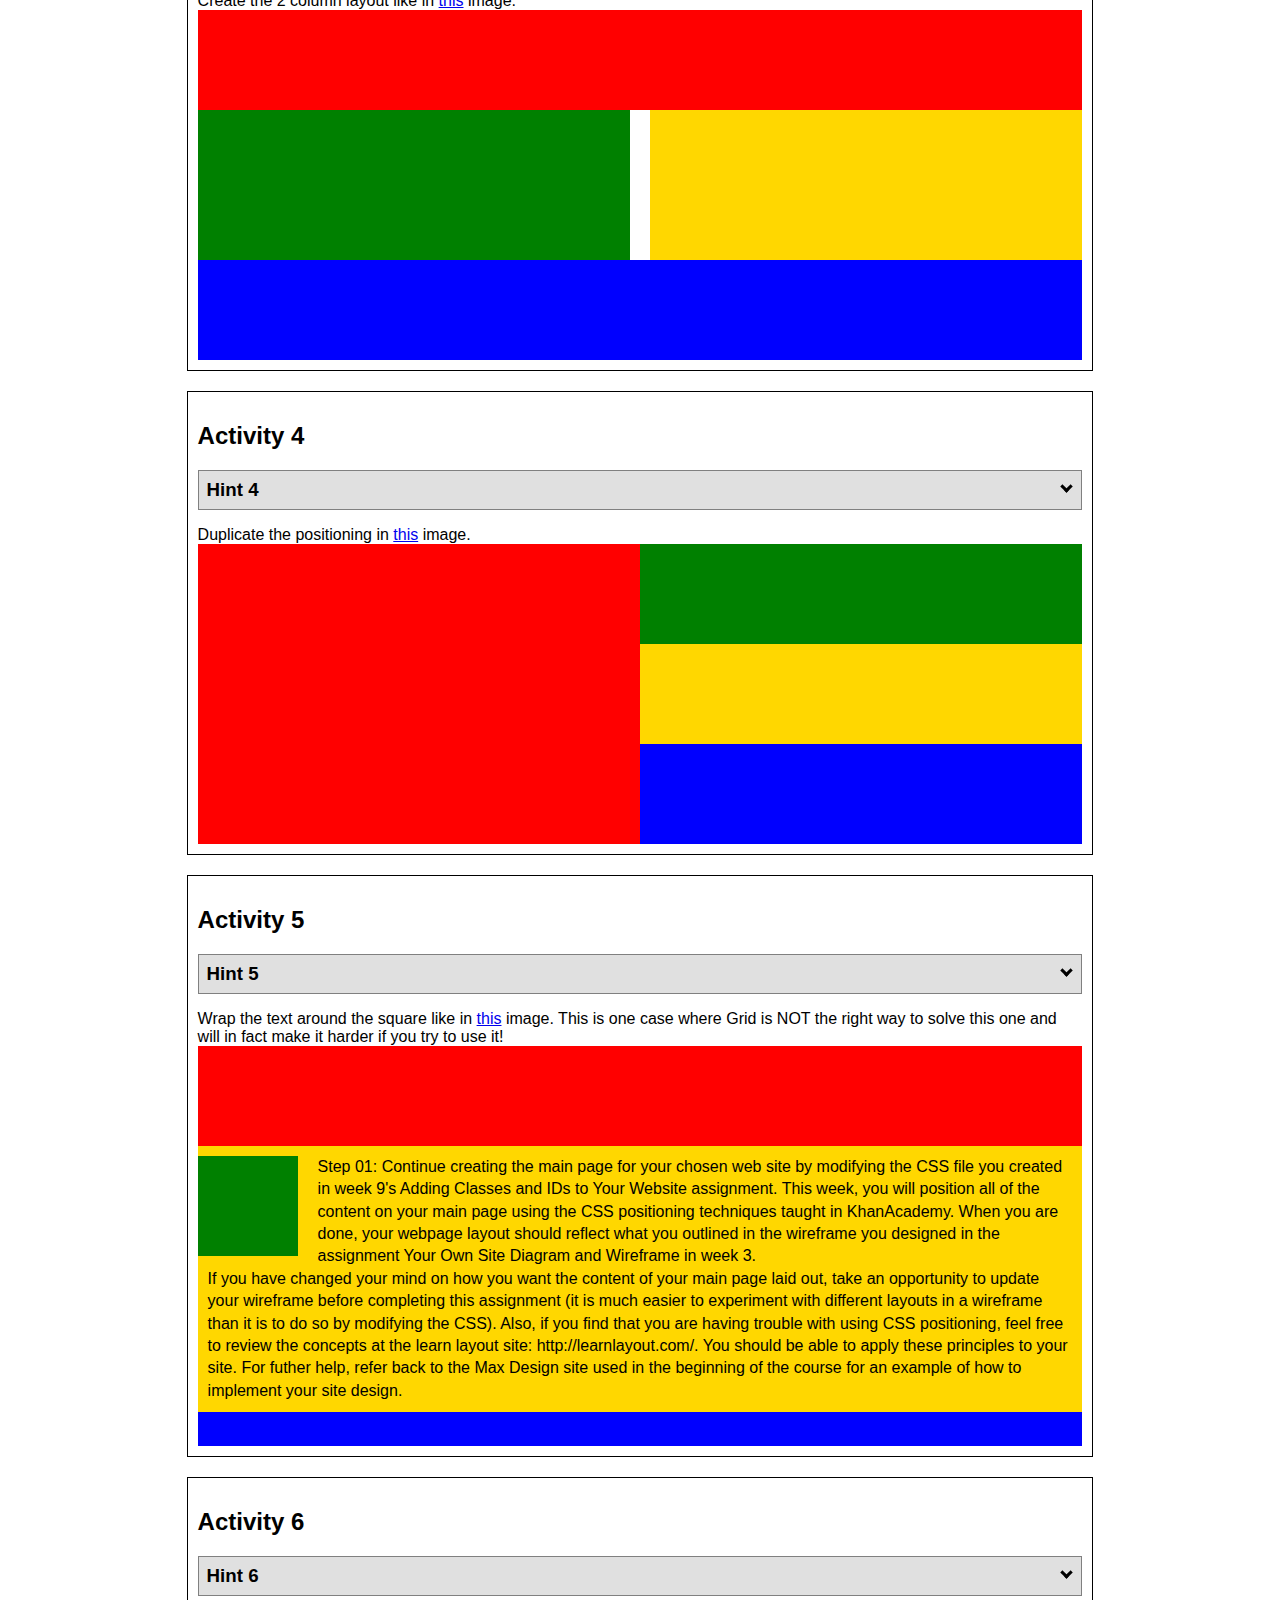
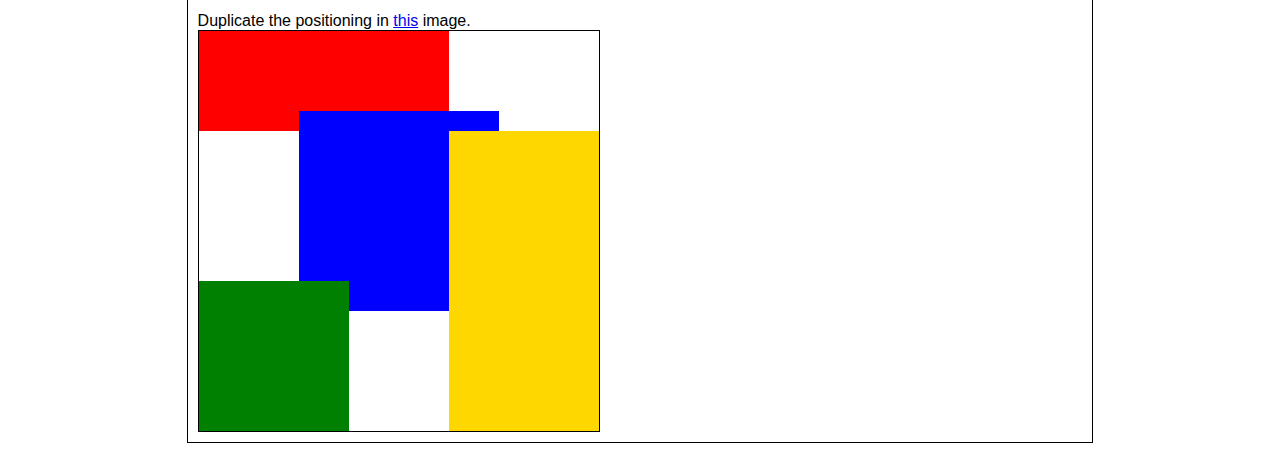
<file: positioning/positioning/positioning.html>
<!DOCTYPE html>
<html lang="en">
  <head>
    <!-- HTML - Name: positioning.html -->
    <title>Positioning Activity</title>
    <link rel="stylesheet" type="text/css" href="positionstyles.css" />
  </head>
  <body>
    <div class="activity">
      <h2>WDD 130 positioning exercises</h2>
      For each activity match make the boxes match the image by modifying the stylesheet.</div>
    <div class="activity">
      <h2>Activity 1</h2>
      <section class="hint"><input type="checkbox" ><i></i> <h3>Hint 1</h3><div><p>Use the activity instructions for the firt activity</a></p></div></section>
      <p>Follow the activity instructions to make the boxes match  <a href="images/example1.png" target="_blank">this</a> image.</p>
      <div class="content1" >
        <div class="red1" ></div>
        <div class="green1" ></div>
        <div class="green1" ></div>
        <div class="yellow1"></div>
        <div class="yellow1"></div>
        <div class="blue1"></div>
      </div>
    </div>
    <div class="activity">
      <h2>Activity 2</h2>
      <section class="hint"><input type="checkbox" > <h3>Hint 2</h3><i></i><div>
      <ul>
      <li>grid-template-columns: 50px 50px 50px 50px 50px </li></ul></div></section>
      <p>Overlap and stagger the squares like in <a href="images/example2.png" target="_blank">this</a> image.</p>
      <div class="content2" >
        <div class="red2" ></div>
        <div class="green2" ></div>
        <div class="yellow2"></div>
        <div class="blue2"></div>
      </div>
    </div>
    <div class="activity">
      <h2>Activity 3</h2>
      <section class="hint"><input type="checkbox" > <h3>Hint 3</h3><i></i><div><p>This one is going to be best solved with CSS Grid. Remember to make the boxes the right width first...then start moving them around. </p><h4>Properties used:</h4><ul><li>display:grid;</li><li>grid-template-columns:</li><li>grid-column-gap:</li>
        <li>grid-column:</li>  </ul></div></section>
      Create the 2 column layout like in <a href="images/example3.png" target="_blank">this</a>  image.
      <div class="content3" >
        <div class="red3" ></div>
        <div class="green3" ></div>
        <div class="yellow3"></div>
        <div class="blue3"></div>
      </div>
    </div>
    <div class="activity">
      <h2>Activity 4</h2>
      <section class="hint"><input type="checkbox" > <h3>Hint 4</h3><i></i><div><p>For the others we have been primarily concerned with width. For this one you will need to adjust height as well. </p><h4>Properties used:</h4><ul><li>display:grid;</li><li>grid-template-columns:</li><li>grid-row:</li></ul></div></section>
      Duplicate the positioning in <a href="images/example4.png" target="_blank">this</a> image. 
      <div class="content4" >
        <div class="red4" ></div>
        <div class="green4" ></div>
        <div class="yellow4"></div>
        <div class="blue4"></div>
      </div>
    </div>

    <div class="activity">
      <h2>Activity 5</h2>
      <section class="hint"><input type="checkbox" > <h3>Hint 5</h3><i></i><div><p>Grid is <strong>not</strong> the right way to do this.  In fact there is only one way to really do that...and that is with float. Remember that we float the thing we want the text to wrap around.  Also remember to start by making all the shapes the right size and shape.</p><h4>Properties used:</h4><ul><li>float: left;</li></ul></div></section>
      Wrap the text around the square like in <a href="images/example5.png" target="_blank">this</a> image. This is one case where Grid is NOT the right way to solve this one and will in fact make it harder if you try to use it!
      <div class="content5" >
        <div class="red5" ></div>
        <div class="green5" ></div>
        <div class="yellow5">Step 01: Continue creating the main page for your chosen web site by modifying the CSS file you created in week 9's Adding Classes and IDs to Your Website assignment. This week, you will position all of the content on your main page using the CSS positioning techniques taught in KhanAcademy. When you are done, your webpage layout should reflect what you outlined in the wireframe you designed in the assignment Your Own Site Diagram and Wireframe in week 3. <br />
          If you have changed your mind on how you want the content of your main page laid out, take an opportunity to update your wireframe before completing this assignment (it is much easier to experiment with different layouts in a wireframe than it is to do so by modifying the CSS). Also, if you find that you are having trouble with using CSS positioning, feel free to review the concepts at the learn layout site: http://learnlayout.com/. You should be able to apply these principles to your site. For futher help, refer back to the Max Design site used in the beginning of the course for an example of how to implement your site design.</div>
        <div class="blue5"></div>
      </div>
    </div>
    <div class="activity">
      <h2>Activity 6</h2>
      <section class="hint"><input type="checkbox" > <h3>Hint 6</h3><i></i><div><p>This one is all about visualizing the grid behind the layout. If you are having a hard time doing that first: all the sizes are even multiples of 100, and second here is another example with the lines drawn: <a href="images/example6-hint.png" target="_blank">example 6 with lines</a>. For this one you will find it easiest if you use px for the column width. You can also use <kbd>z-index</kbd> to control the element layering.    </p><h4>Properties used:</h4><ul><li>display:grid;</li><li>grid-template-columns:</li><li>grid-column:</li><li>grid-row:</li><li><a href="https://www.w3schools.com/cssref/pr_pos_z-index.asp" target="_blank">z-index:</a></li></ul></div></section>
      Duplicate the positioning in <a href="images/example6.png" target="_blank">this</a> image.
      <div class="content6" >
        <div class="red6" ></div>
        <div class="green6" ></div>
        <div class="yellow6"></div>
        <div class="blue6"></div>
      </div>
    </div>
  </body>
</html>
</file>
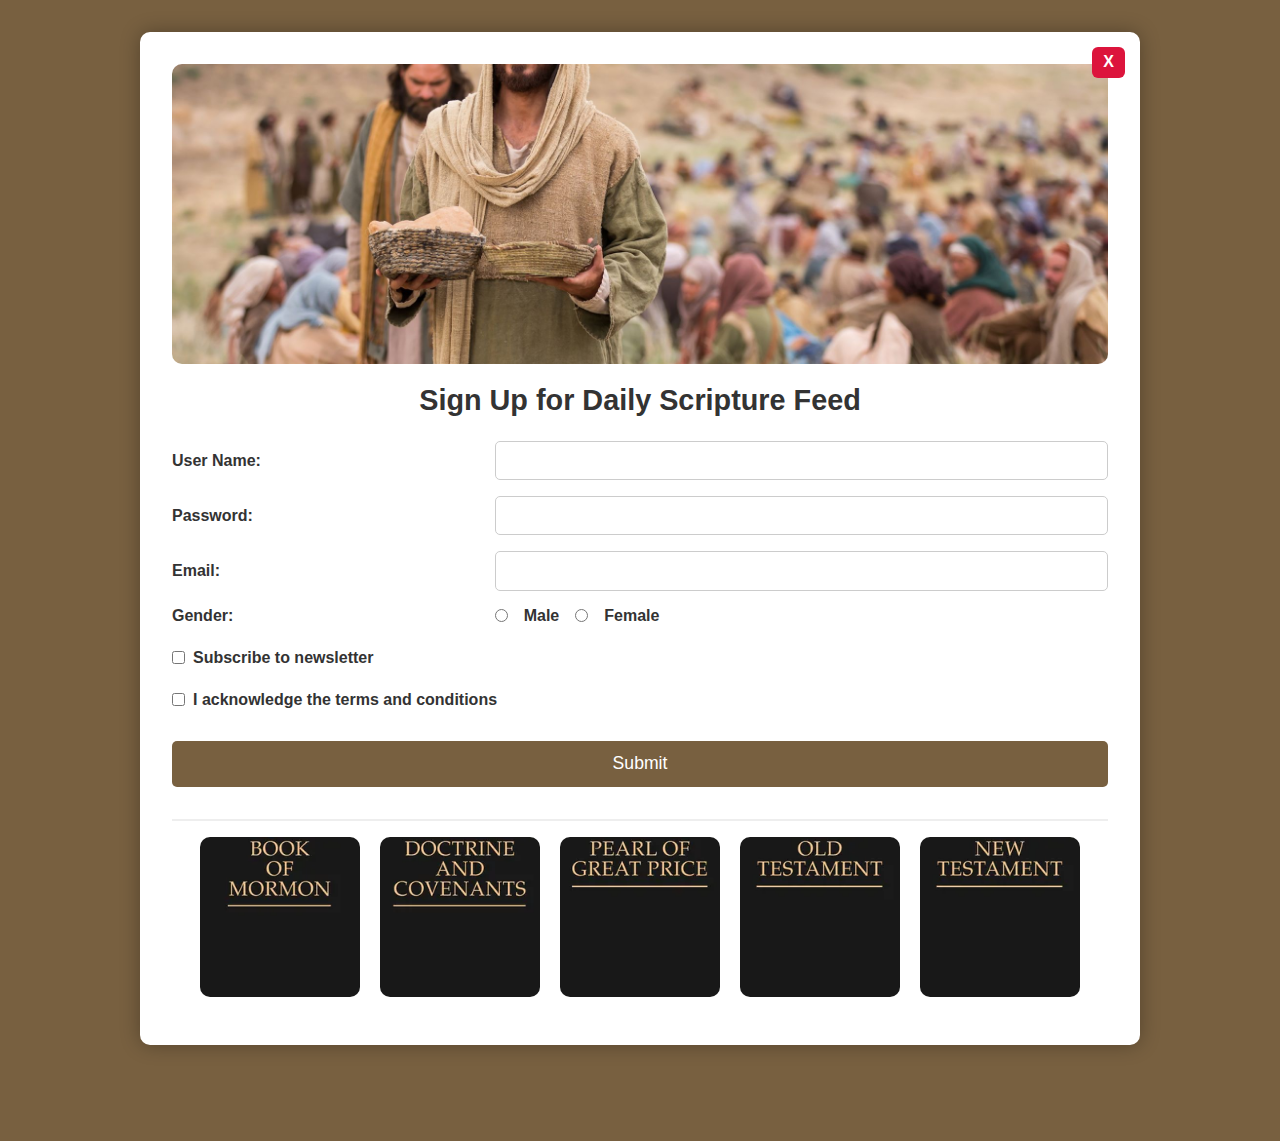
<file: signup/signup/signup.html>
<!DOCTYPE html>
<html lang="en">

<head>
  <meta charset="UTF-8">
  <meta name="viewport" content="width=device-width, initial-scale=1.0">
  <title>Daily Feed Sign Up</title>

  <style>
    * {
      margin: 0;
      box-sizing: border-box;
    }

    body {
      background: rgb(120, 96, 64);
      font-family: 'Segoe UI', sans-serif;
      color: #333;
      padding: 2rem;
      display: flex;
      flex-direction: column;
      align-items: center;
    }

    #formContainer {
      background-color: #fff;
      padding: 2rem;
      border-radius: 10px;
      box-shadow: 0 0 20px rgba(0, 0, 0, 0.3);
      max-width: 1000px; /* wider box so all 5 fit side-by-side */
      width: 100%;
      display: flex;
      flex-direction: column;
      align-items: center;
      overflow: hidden;
      position: relative;
    }

    #formHeader {
      text-align: center;
      margin-bottom: 1.5rem;
      width: 100%;
    }

    #formHeader img {
      width: 100%;
      max-height: 300px;
      object-fit: cover;
      border-radius: 10px;
      margin-bottom: 1rem;
    }

    #formHeader h3 {
      color: #333;
      font-size: 1.8rem;
      font-weight: bold;
    }

    form {
      display: grid;
      grid-template-columns: 1fr 2fr;
      gap: 1rem;
      align-items: center;
      width: 100%;
      margin-bottom: 2rem;
    }

    label {
      font-weight: bold;
    }

    input[type="text"],
    input[type="password"],
    input[type="email"] {
      padding: 0.6rem;
      border: 1px solid #ccc;
      border-radius: 5px;
      width: 100%;
      font-size: 1rem;
    }

    .gender-options {
      grid-column: 2 / 3;
      display: flex;
      gap: 1rem;
      align-items: center;
    }

    section {
      grid-column: 1 / 3;
      display: flex;
      align-items: center;
      gap: 0.5rem;
      margin-top: 0.5rem;
    }

    button[type="submit"] {
      background-color: rgb(120, 96, 64);
      color: white;
      padding: 0.8rem 1.4rem;
      border: none;
      border-radius: 5px;
      font-size: 1.1rem;
      cursor: pointer;
      margin-top: 1rem;
      grid-column: 1 / 3;
    }

    button[type="submit"]:hover {
      background-color: rgb(100, 80, 50);
    }

    #closeBtn {
      position: absolute;
      top: 15px;
      right: 15px;
      background: crimson;
      color: white;
      border: none;
      font-weight: bold;
      padding: 0.4rem 0.7rem;
      border-radius: 6px;
      cursor: pointer;
      font-size: 1rem;
    }

    #closeBtn:hover {
      background: rgb(180, 40, 40);
    }

    /* bottom images section */
    .bottom-images {
      display: flex;
      justify-content: center;
      align-items: center;
      gap: 20px;
      flex-wrap: nowrap; /* keep them in one line */
      width: 100%;
      overflow-x: auto; /* allow scrolling if screen too small */
      padding: 1rem 0;
      border-top: 2px solid #eee;
    }

    .bottom-images img {
      width: 160px;
      height: 160px;
      object-fit: cover;
      border-radius: 10px;
      transition: transform 0.3s ease;
    }

    .bottom-images img:hover {
      transform: scale(1.05);
    }

    #output {
      color: white;
      padding: 2rem;
      font-size: 1rem;
    }

    /* Responsive fix for smaller screens */
    @media (max-width: 768px) {
      form {
        grid-template-columns: 1fr;
      }

      .gender-options {
        grid-column: 1 / 2;
      }

      .bottom-images img {
        width: 120px;
        height: 120px;
      }
    }
  </style>
</head>

<body>

  <div id="formContainer">
    <button type="button" id="closeBtn">X</button>

    <div id="formHeader">
      <img src="images/jesus_feeds_5000.jpeg" alt="Scripture Icon">
      <h3>Sign Up for Daily Scripture Feed</h3>
    </div>

    <form id="myForm">
      <label for="username">User Name:</label>
      <input type="text" id="username" name="username" required>

      <label for="password">Password:</label>
      <input type="password" id="password" name="password" required>

      <label for="email">Email:</label>
      <input type="email" id="email" name="email" required>

      <label>Gender:</label>
      <div class="gender-options">
        <input type="radio" id="male" name="gender" value="male" required>
        <label for="male">Male</label>
        <input type="radio" id="female" name="gender" value="female" required>
        <label for="female">Female</label>
      </div>

      <section>
        <input type="checkbox" id="newsletter" name="newsletter">
        <label for="newsletter">Subscribe to newsletter</label>
      </section>

      <section>
        <input type="checkbox" id="conditions" name="conditions" required>
        <label for="conditions">I acknowledge the terms and conditions</label>
      </section>

      <button type="submit">Submit</button>
    </form>

    <div class="bottom-images">
      <img src="images/book_of_mormon.webp" alt="Book of Mormon">
      <img src="images/doctrine_and_covenants.webp" alt="Doctrine and Covenants">
      <img src="images/pearl_of_great_price.webp" alt="Pearl of Great Price">
      <img src="images/old_testament.webp" alt="Old Testament">
      <img src="images/new_testament.webp" alt="New Testament">
    </div>
  </div>

  <div id="output"></div>

  <script>
    document.getElementById("closeBtn").addEventListener("click", function () {
      document.getElementById("formContainer").style.display = "none";
    });

    const form = document.getElementById('myForm');
    con
</file>
<file: ice/index.css>
/* ------------------------- Global Styles ------------------------- */
* {
  box-sizing: border-box;
  margin: 0;
  padding: 0;
}

body {
  font-family: 'Courier New', Courier, monospace;
  font-size: 18px;
  line-height: 1.7;
  text-align: center;
  width: 95%;
  max-width: 1400px; /* wider body */
  margin: 20px auto;
  padding: 25px;
  color: #dcd6e0;
  background: linear-gradient(
    to bottom,
    rgba(10, 10, 20, 1) 0%,
    rgba(20, 20, 35, 1) 70%,
    rgba(60, 40, 80, 0.7) 85%,
    rgba(100, 70, 110, 0.6) 92%,
    rgba(150, 90, 140, 0.6) 97%,
    rgba(200, 130, 190, 0.7) 100%
  );
  border: 2px solid rgba(200, 130, 190, 0.4);
  border-radius: 18px;
  box-shadow: 0 0 15px rgba(200, 130, 190, 0.3);
  text-shadow: 1px 1px 2px rgba(0, 0, 0, 0.6);
}

/* ------------------------- Header ------------------------- */
header {
  background-color: rgba(25, 15, 35, 0.85);
  color: #e8daef;
  padding: 1em;
  border-bottom: 1px solid rgba(200, 130, 190, 0.3);
  box-shadow: 0 0 8px rgba(200, 130, 190, 0.2);
  border-radius: 12px;
}

header h1 {
  margin-bottom: 0.5em;
  font-size: 2rem;
  color: #ff00ff;
}

header nav {
  display: flex;
  justify-content: center;
  gap: 2em;
  margin-top: 0.5em;
}

header nav a {
  color: #e8daef;
  text-decoration: none;
  font-weight: bold;
  padding: 0.5em 1em;
  transition: color 0.3s ease, text-shadow 0.3s ease;
}

header nav a:hover {
  color: #ff00ff;
  text-shadow: 0 0 5px rgba(200, 130, 190, 0.4);
}

/* ------------------------- Figure / Hero ------------------------- */
figure {
  margin: 2rem 0;
}

figure img {
  border-radius: 12px;
  box-shadow: 0 0 12px rgba(200, 130, 190, 0.4);
}

figure figcaption {
  font-size: 0.9em;
  color: #c882be;
  margin-top: 0.5em;
}

/* ------------------------- Main / Sections ------------------------- */
main {
  display: grid;
  grid-template-columns: repeat(auto-fit, minmax(300px, 1fr));
  gap: 2rem;
  padding: 1.5em;
}

section {
  background-color: rgba(30, 20, 40, 0.6);
  padding: 1.5em;
  border-radius: 12px;
  box-shadow: 0 0 15px rgba(200, 130, 190, 0.2);
  text-align: left;
}

section h2 {
  color: #ff00ff;
  margin-bottom: 1rem;
}

/* ------------------------- Button ------------------------- */
button {
  background-color: rgba(230, 210, 240, 0.2);
  color: #e8daef;
  font-family: 'Courier New', Courier, monospace;
  font-size: 1.1rem;
  padding: 0.75em 1.5em;
  border: 1px solid rgba(200, 130, 190, 0.4);
  border-radius: 10px;
  box-shadow: 0 0 10px rgba(200, 130, 190, 0.3);
  cursor: pointer;
  transition: background-color 0.3s ease, transform 0.2s ease;
  margin-bottom: 1rem;
}

button:hover {
  background-color: rgba(200, 130, 190, 0.4);
  color: #fff;
  transform: scale(1.05);
  animation: pulse 0.6s ease-in-out;
}

@keyframes pulse {
  0% { transform: scale(1); }
  50% { transform: scale(1.05); }
  100% { transform: scale(1); }
}

/* ------------------------- Lists ------------------------- */
ul {
  list-style-type: square;
  padding-left: 1.5rem;
}

ul li {
  margin-bottom: 0.5rem;
  transition: color 0.3s ease, text-shadow 0.3s ease;
}

ul li:hover {
  color: #c882be;
  text-shadow: 0 0 5px rgba(200, 130, 190, 0.3);
}

/* ------------------------- Table ------------------------- */
table {
  width: 100%;
  border-collapse: collapse;
  margin-top: 1rem;
}

th, td {
  padding: 0.8rem;
  border: 1px solid rgba(200, 130, 190, 0.4);
  text-align: left;
}

th {
  background-color: rgba(25, 15, 35, 0.85);
  color: #ff00ff;
}

/* ------------------------- Form ------------------------- */
form {
  display: flex;
  flex-direction: column;
  gap: 1rem;
}

input, textarea {
  padding: 0.7rem;
  border: 1px solid rgba(200, 130, 190, 0.4);
  border-radius: 5px;
  background-color: rgba(20, 10, 30, 0.5);
  color: #fff;
}

input::placeholder,
textarea::placeholder {
  color: #dcd6e0;
}

button[type="submit"] {
  align-self: flex-start;
}

/* ------------------------- Footer ------------------------- */
footer {
  text-align: center;
  padding: 1.5rem;
  background-color: rgba(25, 15, 35, 0.85);
  color: #e8daef;
  border-top: 1px solid rgba(200, 130, 190, 0.3);
  margin-top: 2rem;
  border-radius: 12px;
}

/* ------------------------- Responsive ------------------------- */
@media (max-width: 700px) {
  main {
    grid-template-columns: 1fr;
    gap: 1.5rem;
  }

  header nav {
    flex-direction: column;
    gap: 1rem;
  }
}
</file>
<file: prophet_card/styles.css>
body {
  font-family: 'Segoe UI', Tahoma, Geneva, Verdana, sans-serif;
  background-color: #1A2A44;
  display: flex;
  justify-content: center;
  align-items: center;
  height: 100vh;
  margin: 0;
}

.card {
  background: linear-gradient(to bottom right, #CBB26A, #BDA260);
  border: 2px solid #F4EDE3;
  border-radius: 14px;
  padding: 24px;
  width: 340px;
  text-align: center;
  box-shadow: 0 10px 18px rgba(0, 0, 0, 0.25);
  transition: transform 0.2s ease, box-shadow 0.3s ease;
}

.card:hover {
  transform: translateY(-4px);
  box-shadow: 0 14px 22px rgba(0, 0, 0, 0.35);
}

.prophet-img {
  width: 100%;
  border-radius: 10px;
  margin-bottom: 15px;
  border: 2px solid #F4EDE3;
}

h2 {
  margin: 10px 0;
  color: #1A2A44;
  font-weight: 700;
  letter-spacing: 0.5px;
}

.number {
  font-weight: bold;
  color: #2E2E2E;
  margin-bottom: 10px;
}

/* ---------- BULLETED LIST ADJUSTMENT ---------- */
.info-list {
  list-style-type: disc;
  padding-left: 16px;        /* moves bullets closer to text */
  margin: 10px 0;
  text-align: left;          /* aligns bullets nicely under the image */
  display: inline-block;     /* keeps list centered in the card */
}

.info-list li {
  color: #2E2E2E;
  font-weight: 600;
  margin: 2px 0;             /* tight vertical spacing */
  line-height: 1.4;
}

.info-list li::marker {
  font-size: 0.8em;
  color: #1A2A44;            /* dark blue bullets for harmony */
}
/* ------------------------------------------------ */

.description {
  font-style: italic;
  color: #2E2E2E;
  line-height: 1.6;
  margin-top: 12px;
  background-color: rgba(244, 237, 227, 0.3);
  padding: 12px;
  border-radius: 10px;
}
</file>
<file: wwr/styles/styles.css>
@import url('https://fonts.googleapis.com/css2?family=Oswald&family=Open+Sans&display=swap');

:root {
  /* Cyberpunk color palette */
  --primary-color: #c157b7;       /* Bright magenta */
  --secondary-color: #5a1e50;     /* Deep magenta-purple */
  --accent1-color: #280f23;       /* Dark magenta shadow */
  --accent2-color: #000000;       /* Black */

  /* Typography */
  --heading-font: "Oswald";
  --paragraph-font: "Open Sans", Helvetica, sans-serif;

  /* Text colors */
  --headline-color-on-white: #ff00ff;  
  --headline-color-on-color: #ffffff;  
  --paragraph-color-on-white: #e0d6ff; 
  --paragraph-color-on-color: #ffffff; 
  --paragraph-background-color: #280f23;

  /* Navigation */
  --nav-link-color: #ff00ff;
  --nav-background-color: #000000;
  --nav-hover-link-color: #000000;
  --nav-hover-background-color: #c157b7;
}

/* === Background section added === */
body {
  max-width: 960px;
  margin: 0 auto;
  padding: 4em;
  font-size: 18px;
  text-align: center;
  color: var(--paragraph-color-on-color);
  background: linear-gradient(
    to top,
    rgba(0, 0, 0, 1) 0%,      /* pure black top */
    rgba(0, 0, 0, 1) 60%,     /* hold black longer */
    rgba(40, 15, 35, 1) 75%,  /* very dark magenta starts */
    rgba(90, 30, 80, 1) 85%,  /* deeper magenta */
    rgba(140, 55, 120, 1) 92%,/* mid magenta */
    rgba(193, 87, 183, 1) 100%/* bright magenta bottom */
  );
  background-attachment: fixed;
  background-size: cover;
}

img {
  display: block;
  margin: 0 auto;
  max-width: 300px;
}
h1, h2, h3, h4, h5, h6 {
  font-family: var(--heading-font);
  color: var(--headline-color-on-white);
}
h2 {
  text-align: center;
}
hr {
  height: 3px;
  margin: 35px 0;
  background: var(--accent1-color);
}
header {
  padding: 1em;
  text-align: center;
  color: var(--headline-color-on-color);
  background-color: var(--paragraph-background-color);
}
header > h1, header > h2 {
  color: var(--headline-color-on-color);
}
p {
  font-family: var(--paragraph-font);
  color: var(--paragraph-color-on-white);
  padding: 1em;
}
.colors {
  width: 100%;
  min-width: 350px;
  margin: 30px auto;
  text-align: center;
}
.colors th {
  background-color: #999;
}
.colors td{
  width: 25%;
  height: 3em;
}
.primary {
  background-color: var(--primary-color);
}
.secondary {
  background-color: var(--secondary-color);
}
.accent1 {
  background-color: var(--accent1-color);
}
.accent2{
  background-color: var(--accent2-color);
}
p.colored {
  background-color: var(--paragraph-background-color);
  color: var(--paragraph-color-on-color);
}
nav {
  background-color: var(--nav-background-color);
  line-height: 3em;
  text-align: center;
  font-size: 1.2em;

  display: flex;
  justify-content: center; /* centers the links horizontally */
  align-items: center;     /* vertically centers them */
  gap: 1.5em;              /* space between links */
  border-radius: 10px;     /* optional: gives a smoother look */
  box-shadow: 0 0 15px rgba(255, 0, 200, 0.3); /* neon glow */
}

nav a {
  padding: 0.75em 1.5em;
  text-decoration: none;
  color: var(--nav-link-color);
  transition: all 0.3s ease;
  border-radius: 5px;
}

nav a:link,
nav a:visited {
  color: var(--nav-link-color);
}

nav a:hover {
  color: var(--nav-hover-link-color);
  background-color: var(--nav-hover-background-color);
  box-shadow: 0 0 15px var(--secondary-color);
}

.sitemap {
  display: grid;
  justify-content: center;
  grid-template-columns: repeat(6, 15%);
  grid-template-rows: 3em 1.5em 1.5em 3em;
  grid-template-areas: ". . home home . ."
    ". . . top . ."
    ". left left right right ."
    "page2 page2 . . page3 page3";
}
.sitemap > div {
  text-align: center;
}
.sm-home {
  grid-area: home;
  background-color: #ccc;
  line-height: 3em;
}
.sm-page2 {
  grid-area: page2;
  background-color: #ccc;
  line-height: 3em;
}
.sm-page3 {
  grid-area: page3;
  background-color: #ccc;
  line-height: 3em;
}
.top {
  grid-area: top;
  border-left: 1px solid;
}
.left {
  grid-area: left;
  border-top: 1px solid;
  border-left: 1px solid;
}
.right {
  grid-area: right;
  border-top: 1px solid;
  border-right: 1px solid;
}
</file>
<file: halloween/halloween/styles/styles.css>
/* --- 1. Import Spooky Fonts --- */
@import url('https://fonts.googleapis.com/css2?family=Creepster&family=Merriweather:ital,wght@0,400;0,700;1,400&display=swap');

/* Font Palette:
  - 'Creepster': For all headings (h1, h2)
  - 'Merriweather': For all body text (p, footer, nav)
*/


/* --- 2. Global & Body Styles --- */
body {
  /* Dark, spooky background */
  background-color: #111111; 
  
  /* A readable font for paragraphs */
  font-family: 'Merriweather', serif;
  color: #cccccc; /* Off-white text */
  
  margin: 0;
  padding: 0;
  
  /* You could uncomment this to add a subtle pattern! */
  /* background-image: url('https://www.transparenttextures.com/patterns/dark-denim.png'); */
}

/* --- 3. Main Wrapper --- */
#wrapper {
  max-width: 900px;
  margin: 20px auto; /* Center the page */
  
  /* A slightly lighter container color */
  background-color: #1a1a1a; 
  
  /* A glowing orange border */
  border: 2px solid #ff6600;
  border-radius: 10px;
  
  /* A spooky glowing effect */
  box-shadow: 0 0 25px #ff6600, 0 0 15px #ff4500 inset;
  
  overflow: hidden; /* Keeps rounded corners clean */
}

/* --- 4. Header & Navigation --- */
header {
  background-color: #000000;
  border-bottom: 4px solid #9933ff; /* Poison purple accent */
  padding: 10px;
}

nav ul {
  /* Remove bullets and default padding */
  list-style-type: none;
  padding: 0;
  margin: 0;
  
  /* Make the list horizontal */
  display: flex;
  justify-content: space-around; /* Evenly space the items */
}

nav li {
  font-family: 'Merriweather', serif;
  font-weight: 700;
  font-size: 1.1rem;
  color: #ff6600; /* Bright orange */
  text-transform: uppercase;
  letter-spacing: 1px;
  
  /* Add hover effect */
  transition: all 0.3s ease;
  cursor: pointer; /* Makes them feel like links */
}

nav li:hover {
  color: #9933ff; /* Purple on hover */
  transform: scale(1.1); /* Makes it "pop" */
  text-shadow: 0 0 10px #9933ff;
}

/* --- 5. Main Content --- */
main {
  padding: 20px;
  text-align: center; /* Centers H1 and the image */
}

/* --- 6. Headings (h1, h2) --- */
h1, h2 {
  font-family: 'Creepster', cursive; /* Our spooky font! */
  letter-spacing: 3px;
  margin-top: 10px;
  margin-bottom: 20px;
}

h1 {
  font-size: 6rem; /* HUGE title */
  color: #ff6600; /* Halloween Orange */
  
  /* "Dripping blood" or "glowing" shadow effect */
  text-shadow: 3px 3px 0px #000, 
               0 0 15px #ff6600;
}

h2 {
  font-size: 3.5rem;
  color: #9933ff; /* Poison Purple */
  text-shadow: 2px 2px 0px #000;
  
  /* A spooky underline */
  border-bottom: 3px dashed #444;
  padding-bottom: 10px;
  text-align: left; /* Align section headers to the left */
}

/* --- 7. Image Styling --- */
img {
  max-width: 100%; /* Makes image responsive */
  height: auto;
  border: 5px solid #ff6600;
  border-radius: 8px;
  
  /* Add a spooky filter */
  filter: contrast(120%) saturate(130%);
  margin-bottom: 30px;
}

/* --- 8. Content Sections & Paragraphs --- */
section {
  background-color: #222; /* Darker box for content */
  border: 1px dashed #555;
  padding: 20px;
  margin-bottom: 30px;
  border-radius: 5px;
}

p {
  font-size: 1.1rem;
  line-height: 1.7; /* Easy to read */
  color: #cccccc;
  text-align: left; /* Overrides the 'text-align: center' from main */
  font-style: italic; /* Makes the latin text look more ancient */
}

/* --- 9. Footer --- */
footer {
  text-align: center;
  padding: 20px;
  background-color: #000000;
  color: #888; /* Dim text for the footer */
  font-size: 0.9rem;
  border-top: 4px solid #ff6600; /* Match the orange accent */
  font-family: 'Merriweather', serif;
}
</file>
<file: positioning/positioning/positionstyles.css>
/* CSS - Name: "positionstyles.css" */

/* -------------------------------------------- */
/* Activity 1 styles                            */
/* -------------------------------------------- */
.content1 {
  /* Turn on grid for the parent container */
  display: grid;
  grid-template-columns: 1fr 1fr;
  justify-items: center;
  gap: 20px;
}

.red1 { 
  width: 100%; 
  height: 100px; 
  background-color: red; 
  grid-column: 1 / 3;
} 
.green1 {
  width: 200px; 
  height: 200px; 
  background-color: green; 
} 
.yellow1 {
  width: 200px; 
  height: 200px; 
  background-color: gold; 
} 
.blue1 {
  width: 100%; 
  height: 100px; 
  background-color: blue; 
  grid-column: 1 / 3;
} 


/* -------------------------------------------- */
/* Activity 2 styles — diagonal overlapping boxes */
/* -------------------------------------------- */
.content2 {
  position: relative;
  width: 250px;
  height: 250px;
}

/* Each box is offset diagonally by 40px */
.red2 {
  width: 80px;
  height: 80px;
  background-color: red;
  position: absolute;
  top: 0;
  left: 0;
}

.green2 {
  width: 80px;
  height: 80px;
  background-color: green;
  position: absolute;
  top: 40px;
  left: 40px;
}

.yellow2 {
  width: 80px;
  height: 80px;
  background-color: gold;
  position: absolute;
  top: 80px;
  left: 80px;
}

.blue2 {
  width: 80px;
  height: 80px;
  background-color: blue;
  position: absolute;
  top: 120px;
  left: 120px;
} 


/* -------------------------------------------- */
/* Activity 3 styles                            */
/* -------------------------------------------- */
.content3 {
  display: grid;
  grid-template-columns: 1fr 1fr;
  grid-column-gap: 20px;
}

.red3 {
  background-color: red;
  width: 100%;
  height: 100px;
  grid-column: 1 / 3;
}

.green3 {
  background-color: green;
  width: 100%;
  height: 150px;
  grid-column: 1;
}

.yellow3 {
  background-color: gold;
  width: 100%;
  height: 150px;
  grid-column: 2;
}

.blue3 {
  background-color: blue;
  width: 100%;
  height: 100px;
  grid-column: 1 / 3;
}


/* -------------------------------------------- */
/* Activity 4 styles — red on the left, 3 stacked on the right */
/* -------------------------------------------- */
.content4 {
  display: grid;
  grid-template-columns: 1fr 1fr; /* left and right halves */
  grid-template-rows: 1fr 1fr 1fr; /* 3 equal rows */
  height: 300px;
}

.red4 {
  background-color: red;
  grid-column: 1;         /* Left side only */
  grid-row: 1 / 4;        /* Span all 3 rows */
}

.green4 {
  background-color: green;
  grid-column: 2;         /* Right side */
  grid-row: 1;            /* Top */
}

.yellow4 {
  background-color: gold;
  grid-column: 2;         /* Right side */
  grid-row: 2;            /* Middle */
}

.blue4 {
  background-color: blue;
  grid-column: 2;         /* Right side */
  grid-row: 3;            /* Bottom */
}


/* -------------------------------------------- */
/* Activity 5 styles                            */
/* -------------------------------------------- */
.content5 {
  height: 400px;
  line-height: 1.4;
  overflow: hidden
}

/* Red box below yellow, touching it */
.red5 { 
  width: 100%;
  height: 100px;
  background-color: red;
  margin-bottom: 0px;
} 

.green5 { 
  width: 100px; 
  height: 100px; 
  background-color: green; 
  float: left;       /* Text wraps around this box */
  margin: 10px 20px 10px 0;
} 

.yellow5 {
  background-color: gold; 
  padding: 10px;
} 

/* Blue box below red, touching it */
.blue5 {
  width: 100%;
  height: 100px;
  background-color: blue;
  margin-top: 0px;
} 


/* -------------------------------------------- */
/* Activity 6 styles                            */
/* -------------------------------------------- */
.content6 {
  position: relative;
  width: 400px;
  height: 400px;
  border: 1px solid black;
}

.red6 {
  width: 250px;
  height: 100px;
  background-color: red;
  position: absolute;
  top: 0;
  left: 0;
  z-index: 2;
}

.blue6 {
  width: 200px;
  height: 200px;
  background-color: blue;
  position: absolute;
  top: 80px;
  left: 100px;
  z-index: 3;
}

.yellow6 {
  width: 150px;
  height: 300px;
  background-color: gold;
  position: absolute;
  top: 100px;
  right: 0;
  z-index: 4;
}

.green6 {
  width: 150px;
  height: 150px;
  background-color: green;
  position: absolute;
  bottom: 0;
  left: 0;
  z-index: 4;
}


/* -------------------------------------------- */
/* Do not make any changes below here            */
/* -------------------------------------------- */
.activity {
  width: 70%; 
  margin: 20px auto; 
  font-family: Arial, sans-serif; 
  border: 1px solid black; 
  padding: 10px; 
  clear: both; 
  overflow: auto;
} 

.hint {
  border: 1px solid grey;
  background: #e0e0e0;
  padding: .5em;
  position: relative;
  margin: 1em 0;
}
.hint h3 {
  margin: 0;
}
.hint:hover {
  background: #d0d0d0;
}
.hint > div {
  display: none;
}

.hint input[type=checkbox] {
  position: absolute;
  width: 100%;
  height: 100%;
  opacity: 0;
  z-index: 1;
  cursor: pointer;
}

.hint input[type=checkbox]:checked ~ div {
  display: block;
}

.hint i {
  position: absolute;
  transform: translate(-6px, 0);
  margin-top: 16px;
  right: 10px;
  top: -3px;
}
.hint i:before, .hint i:after {
  content: "";
  position: absolute;
  background-color: black;
  width: 3px;
  height: 9px;
}
.hint i:before {
  transform: translate(2px, 0) rotate(45deg);
}
.hint i:after {
  transform: translate(-2px, 0) rotate(-45deg);
}

.hint input[type=checkbox]:checked ~ i:before {
  transform: translate(-2px, 0) rotate(45deg);
}
.hint input[type=checkbox]:checked ~ i:after {
  transform: translate(2px, 0) rotate(-45deg);
}
.hint a {
  position: relative;
  z-index: 1;
}
</file>
<file: apostle_spotlight/styles.css>
/* =================================================================
 * KEYFRAMES FOR SUBTLE LIQUID PULSE EFFECT (Border Only)
 * Animates the border color to maintain the "liquid" feel without
 * relying on an opaque background.
 * ================================================================= */
@keyframes liquid-pulse {
    0%, 100% {
        /* Faint base border */
        border-color: rgba(255, 255, 255, 0.1); 
    }
    50% {
        /* Brighter pulse border */
        border-color: rgba(255, 255, 255, 0.3);
    }
}

/* =================================================================
 * GLOBAL STYLES & BACKGROUND
 * ================================================================= */
body {
    font-family: 'Segoe UI', Tahoma, Geneva, Verdana, sans-serif;
    /* CRITICAL: Ensure this background image is visible for the effect to work */
    background-image: url('images/background.jpg'); 
    background-size: cover;
    background-position: center;
    background-attachment: fixed; /* Makes the background fixed behind the scrolling content */
    background-repeat: no-repeat;
    margin: 0;
    padding: 0;
    background-color: #0d2850; 
}

/* =================================================================
 * HEADER STYLES (Semi-transparent Glass Header)
 * ================================================================= */
header {
    background-color: rgba(2, 62, 138, 0.4); 
    backdrop-filter: blur(10px);
    -webkit-backdrop-filter: blur(10px);
    
    color: white;
    padding: 20px;
    text-align: center;
    position: sticky;
    top: 0;
    z-index: 100;
    box-shadow: 0 4px 12px rgba(0, 0, 0, 0.3);
}

h1 {
    margin: 0;
    font-size: 2rem;
    text-shadow: 1px 1px 3px rgba(0, 0, 0, 0.5);
}

/* =================================================================
 * SECTION & GRID STYLES (Ensure Transparency)
 * ================================================================= */
.group {
    padding: 30px;
    /* CRITICAL FIX: Ensure no solid background is inherited here */
    background: transparent !important; 
}

.group h2 {
    font-size: 1.5rem;
    color: white; /* Legibility fix */
    margin-bottom: 20px;
    text-align: center;
    text-shadow: 1px 1px 3px rgba(0, 0, 0, 0.5); 
}

.group:first-of-type .grid,
.group:last-of-type .grid {
    display: grid;
    grid-template-columns: repeat(auto-fit, minmax(250px, 1fr));
    gap: 20px;
    justify-items: center;
}

/* =================================================================
 * APOSTLE CARD (EXTREME TRANSLUCENCE)
 * ================================================================= */
.apostle-card {
    position: relative;
    padding: 20px;
    text-align: center;
    overflow: hidden;
    transition: all 0.3s ease;
    
    /* CORE GLASSMOPHISM */
    /* MAX TRANSPARENCY: NO BACKGROUND COLOR */
    background: rgba(255, 255, 255, 0); 
    border: 1px solid rgba(255, 255, 255, 0.1); /* Base border color */
    border-radius: 20px;
    box-shadow: 0 8px 32px rgba(0, 0, 0, 0.3); 
    
    /* CRITICAL FROSTED EFFECT: MINIMAL BLUR */
    backdrop-filter: blur(3px); 
    -webkit-backdrop-filter: blur(3px);

    /* APPLY THE LIQUID PULSE ANIMATION (BORDER ONLY) */
    animation: liquid-pulse 8s infinite ease-in-out; 
}

/* Interactive Hover Effect */
.apostle-card:hover {
    animation-play-state: paused; 
    border-color: rgba(255, 255, 255, 0.5); 
    box-shadow: 0 15px 45px rgba(0, 0, 0, 0.5); 
    transform: scale(1.03) translateY(-5px);
    cursor: pointer;
}

/* =================================================================
 * CARD CONTENT STYLES (Legibility Fixes)
 * ================================================================= */
.apostle-card img {
    width: 150px;
    height: 150px;
    object-fit: cover;
    border-radius: 50%;
    margin-bottom: 10px;
    display: block;
    margin-left: auto;
    margin-right: auto;
    box-shadow: 0 0 10px rgba(0, 0, 0, 0.3);
}

.apostle-card h3 {
    margin: 10px 0 5px;
    color: #f0f0f0; /* Light text */
    text-shadow: 0 0 5px rgba(0, 0, 0, 0.3);
}

.apostle-card p {
    color: #dddddd; /* Lighter text */
    font-weight: bold;
}
</file>
